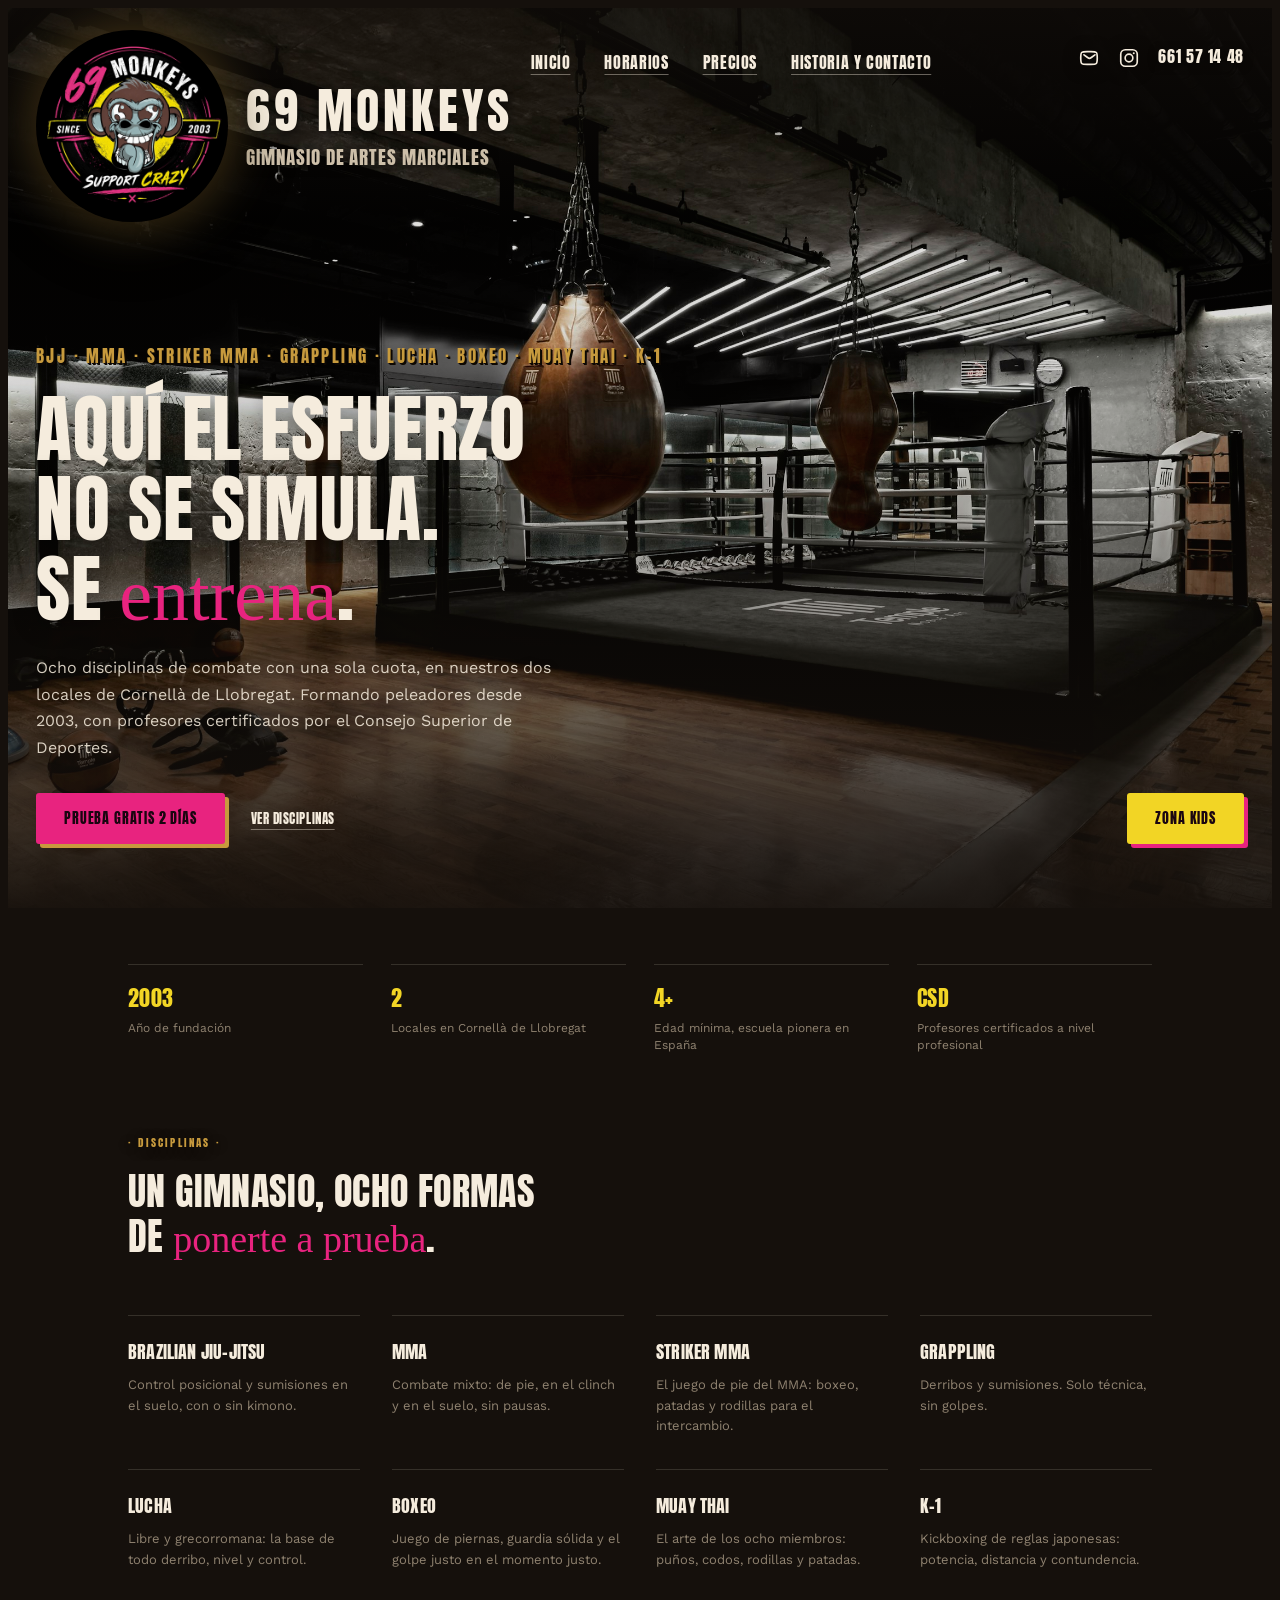
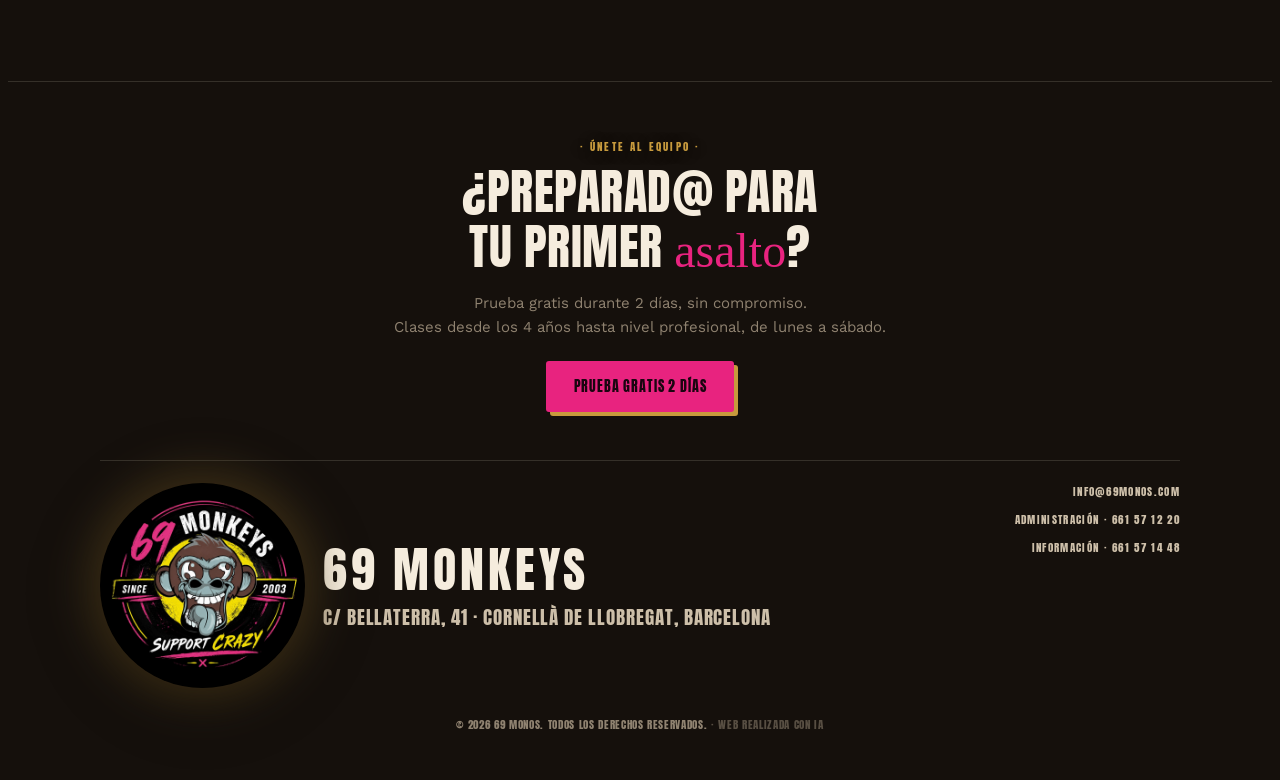
<file: index.html>
<!DOCTYPE html>
<html lang="es">
<head>
<meta charset="UTF-8">
<meta name="viewport" content="width=device-width, initial-scale=1">
<title>69 Monkeys</title>
<link rel="icon" href="favicon.ico" sizes="any">
<link rel="icon" type="image/png" sizes="192x192" href="img/favicon-192.png">
<link rel="apple-touch-icon" href="img/apple-touch-icon.png">
<link rel="manifest" href="site.webmanifest">
<link rel="stylesheet" href="https://fonts.googleapis.com/css2?family=Anton&family=Permanent+Marker&family=Work+Sans:wght@400;500;600;700&display=swap">
<link rel="stylesheet" href="css/estilos.css?v=2026111202">
</head>
<body>

<section class="hero" id="heroMedia">
  <nav>
    <div class="brand">
      <div class="mk-logo" data-mk>
        <div class="mk-glow"></div>
        <div class="mk-badge-wrap">
          <div class="mk-badge">
            <img class="mk-badge-img" src="img/logo.jpg" alt="">
            <img class="mk-pupil mk-pupil-left" src="img/pupila-izq.png" alt="">
            <img class="mk-pupil mk-pupil-right" src="img/pupila-der.png" alt="">
            <img class="mk-tongue" src="img/lengua.png" alt="">
          </div>
        </div>
      </div>
      <div class="brand-text mono">
        <div class="brand-name">69 MONKEYS</div>
        <span class="brand-tag">Gimnasio de artes marciales</span>
      </div>
    </div>

    <button class="nav-toggle" id="navToggle" type="button" aria-label="Abrir menú" aria-expanded="false" aria-controls="navPanel">
      <svg class="icon-menu" viewBox="0 0 24 24" width="26" height="26" fill="none" stroke="currentColor" stroke-width="1.8" stroke-linecap="round"><path d="M4 7h16M4 12h16M4 17h16"/></svg>
      <svg class="icon-close" viewBox="0 0 24 24" width="26" height="26" fill="none" stroke="currentColor" stroke-width="1.8" stroke-linecap="round"><path d="M6 6l12 12M18 6 6 18"/></svg>
    </button>

    <div class="nav-panel" id="navPanel">
    <div class="nav-menu">
      <a class="text-link" href="./">Inicio</a>
      <a class="text-link" href="horarios.html">Horarios</a>
      <a class="text-link" href="precios.html">Precios</a>
      <a class="text-link" href="historia-contacto.html">Historia y contacto</a>
    </div>

    <div class="nav-links">
      <a class="icon-link" href="mailto:info@69monos.com" aria-label="Escríbenos por email">
        <svg viewBox="0 0 24 24" width="22" height="22" fill="none" stroke="currentColor" stroke-width="1.8" stroke-linecap="round" stroke-linejoin="round"><path d="M3 12c0-3.3 0-4.95 1.03-5.97C5.05 5 6.7 5 10 5h4c3.3 0 4.95 0 5.97 1.03C21 7.05 21 8.7 21 12s0 4.95-1.03 5.97C18.95 19 17.3 19 14 19h-4c-3.3 0-4.95 0-5.97-1.03C3 16.95 3 15.3 3 12Z"/><path d="m6.5 8.5 3.58 2.687c1.155.866 1.732 1.3 2.42 1.3s1.265-.434 2.42-1.3L18.5 8.5"/></svg>
      </a>
      <a class="icon-link" href="https://www.instagram.com/69monos_kny/?hl=es" target="_blank" rel="noopener" aria-label="Síguenos en Instagram">
        <svg viewBox="0 0 24 24" width="22" height="22" fill="none" stroke="currentColor" stroke-width="1.8"><rect x="3" y="3" width="18" height="18" rx="5"/><circle cx="12" cy="12" r="4.2"/><circle cx="17.2" cy="6.8" r="1.1" fill="currentColor" stroke="none"/></svg>
      </a>
      <a class="nav-link nav-phone mono" href="tel:+34661571448">661 57 14 48</a>
    </div>
    </div>
  </nav>
  <div class="nav-scrim" id="navScrim"></div>

  <div class="hero-media">
    <img src="img/gimnasio.jpg" alt="Gimnasio de artes marciales vacío, con ring y sacos de boxeo" fetchpriority="high">
  </div>
  <div class="hero-scrim"></div>

  <div class="hero-content">
    <p class="eyebrow eyebrow--big mono">BJJ · MMA · Striker MMA · Grappling · Lucha · Boxeo · Muay Thai · K-1</p>
    <h1>Aquí el esfuerzo no se simula. Se <em>entrena</em>.</h1>
    <p class="subtitle">Ocho disciplinas de combate con una sola cuota, en nuestros dos locales de Cornellà de Llobregat. Formando peleadores desde 2003, con profesores certificados por el Consejo Superior de Deportes.</p>
    <div class="cta-row">
      <a class="stamp-btn" href="prueba-gratis.html">Prueba gratis 2 días</a>
      <a class="text-link" href="#disciplinas">Ver disciplinas</a>
    </div>
  </div>

  <a class="stamp-btn kids-btn" href="zona-kids.html">Zona KIDS</a>
</section>

<section class="facts">
  <div class="fact"><span class="fact-num mono">2003</span><span class="fact-label">Año de fundación</span></div>
  <div class="fact"><span class="fact-num mono">2</span><span class="fact-label">Locales en Cornellà de Llobregat</span></div>
  <div class="fact"><span class="fact-num mono">4+</span><span class="fact-label">Edad mínima, escuela pionera en España</span></div>
  <div class="fact"><span class="fact-num mono">CSD</span><span class="fact-label">Profesores certificados a nivel profesional</span></div>
</section>

<section class="steps" id="disciplinas">
  <div class="section-head">
    <p class="eyebrow mono">· Disciplinas ·</p>
    <h2>Un gimnasio, ocho formas de <em>ponerte a prueba</em>.</h2>
  </div>
  <div class="steps-grid">
    <div class="step">
      <h3>Brazilian Jiu-Jitsu</h3>
      <p>Control posicional y sumisiones en el suelo, con o sin kimono.</p>
    </div>
    <div class="step">
      <h3>MMA</h3>
      <p>Combate mixto: de pie, en el clinch y en el suelo, sin pausas.</p>
    </div>
    <div class="step">
      <h3>Striker MMA</h3>
      <p>El juego de pie del MMA: boxeo, patadas y rodillas para el intercambio.</p>
    </div>
    <div class="step">
      <h3>Grappling</h3>
      <p>Derribos y sumisiones. Solo técnica, sin golpes.</p>
    </div>
    <div class="step">
      <h3>Lucha</h3>
      <p>Libre y grecorromana: la base de todo derribo, nivel y control.</p>
    </div>
    <div class="step">
      <h3>Boxeo</h3>
      <p>Juego de piernas, guardia sólida y el golpe justo en el momento justo.</p>
    </div>
    <div class="step">
      <h3>Muay Thai</h3>
      <p>El arte de los ocho miembros: puños, codos, rodillas y patadas.</p>
    </div>
    <div class="step">
      <h3>K-1</h3>
      <p>Kickboxing de reglas japonesas: potencia, distancia y contundencia.</p>
    </div>
  </div>
</section>

<footer>
  <p class="eyebrow mono">· Únete al equipo ·</p>
  <h2>¿Preparad@ para tu primer <em>asalto</em>?</h2>
  <p class="footer-sub footer-sub--2">Prueba gratis durante 2 días, sin compromiso.<br class="br-desk"> Clases desde los 4 años hasta nivel profesional, de lunes a sábado.</p>
  <a class="stamp-btn" href="prueba-gratis.html">Prueba gratis 2 días</a>

  <div class="footer-bottom">
    <div class="brand">
      <div class="mk-logo mk-logo--lg" data-mk>
        <div class="mk-glow"></div>
        <div class="mk-badge-wrap">
          <div class="mk-badge">
            <img class="mk-badge-img" src="img/logo.jpg" alt="">
            <img class="mk-pupil mk-pupil-left" src="img/pupila-izq.png" alt="">
            <img class="mk-pupil mk-pupil-right" src="img/pupila-der.png" alt="">
            <img class="mk-tongue" src="img/lengua.png" alt="">
          </div>
        </div>
      </div>
      <div class="brand-text mono">
        <div class="brand-name">69 MONKEYS</div>
        <span class="brand-tag">C/ Bellaterra, 41 · Cornellà de Llobregat, Barcelona</span>
      </div>
    </div>
    <div class="nav-links mono footer-contact">
      <a class="nav-link" href="mailto:info@69monos.com">info@69monos.com</a>
      <a class="nav-link" href="tel:+34661571220">Administración · 661 57 12 20</a>
      <a class="nav-link" href="tel:+34661571448">Información · 661 57 14 48</a>
    </div>
  </div>
  <p class="copyright mono">© 2026 69 Monos. Todos los derechos reservados. <span class="ai-note"><span class="ai-dot">· </span>Web realizada con IA</span></p>
</footer>

<script src="js/comun.js?v=20261103b"></script>

</body>
</html>
</file>
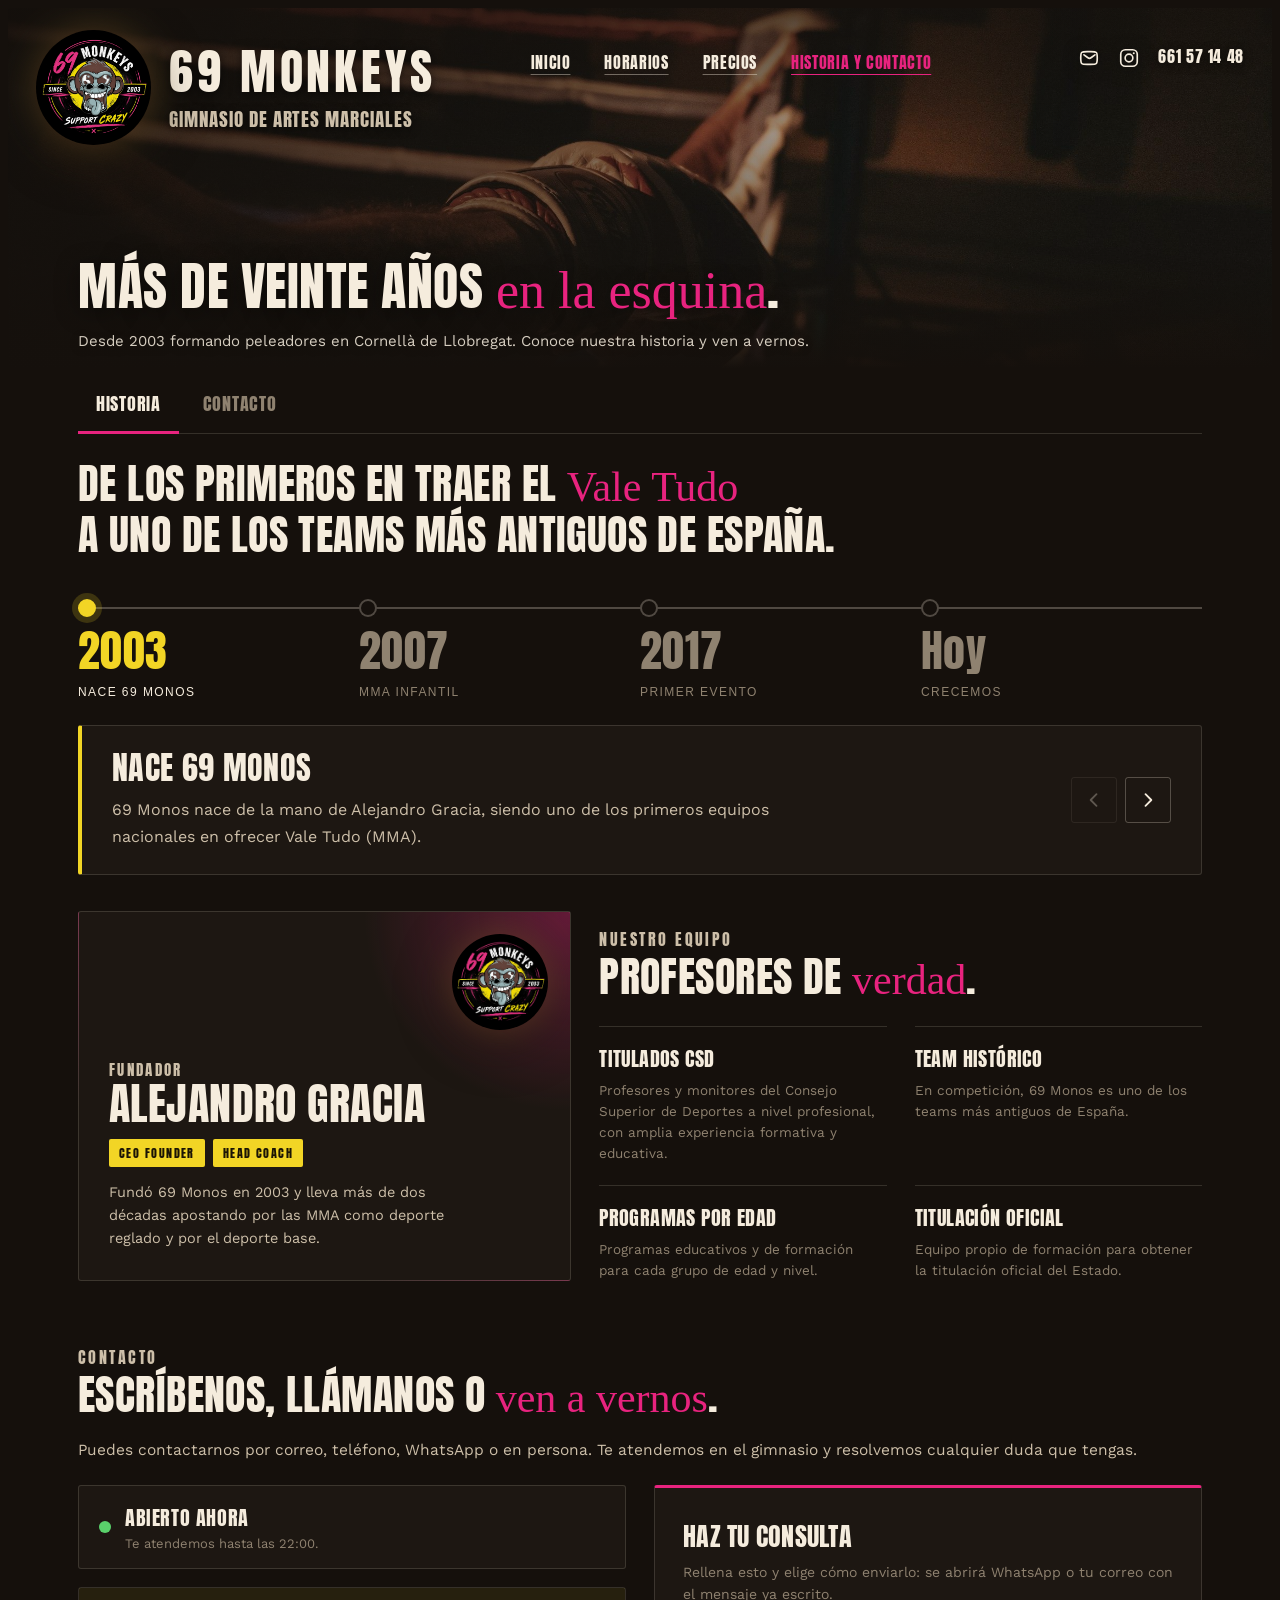
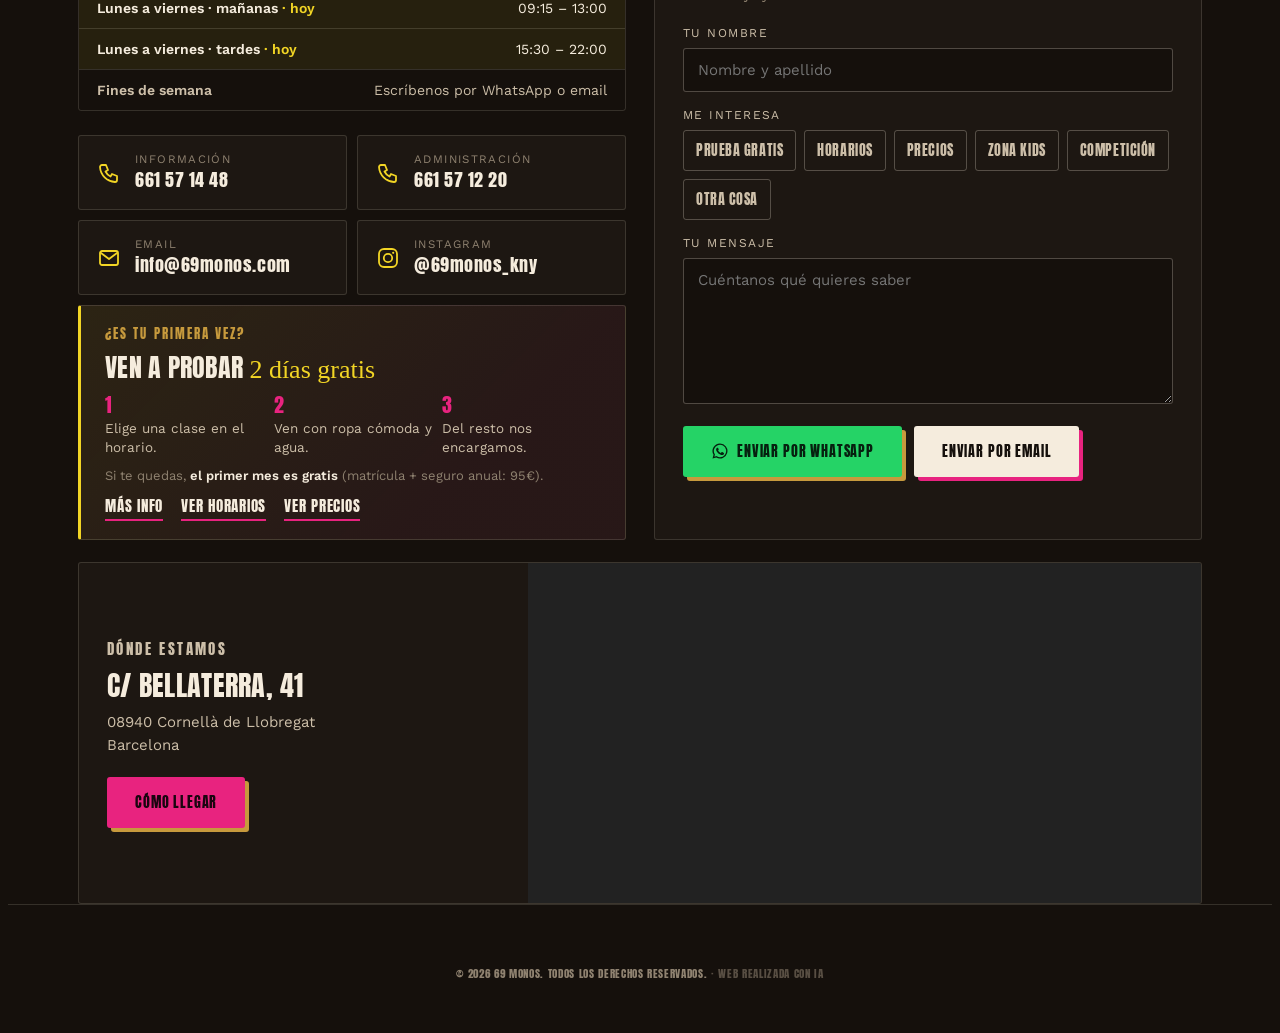
<file: historia-contacto.html>
<!DOCTYPE html>
<html lang="es">
<head>
<meta charset="UTF-8">
<meta name="viewport" content="width=device-width, initial-scale=1">
<title>Historia y contacto · 69 Monkeys</title>
<link rel="icon" href="favicon.ico" sizes="any">
<link rel="icon" type="image/png" sizes="192x192" href="img/favicon-192.png">
<link rel="apple-touch-icon" href="img/apple-touch-icon.png">
<link rel="manifest" href="site.webmanifest">
<meta name="description" content="La historia de 69 Monos desde 2003 y cómo contactar con nosotros en Cornellà de Llobregat.">
<link rel="stylesheet" href="https://fonts.googleapis.com/css2?family=Anton&family=Permanent+Marker&family=Work+Sans:wght@400;500;600;700&display=swap">
<link rel="stylesheet" href="css/estilos.css?v=2026111202">
<style>
  .hero--short .hero-media img{object-position:50% 50%;}
  .wrap{max-width:1180px;margin:0 auto;padding:0 28px;position:relative;z-index:1;}
  .block{padding-top:48px;}
  #historia{padding-top:26px;}
  .block-head.block-head--wide{max-width:none;}
  .block-head--wide h2{font-size:clamp(26px,3vw,38px);text-wrap:wrap;}
  .block-head--wide p{max-width:62ch;}
  @media (min-width:761px){.one-line{white-space:nowrap;}}
  @media (min-width:1100px){.block-head--wide p.one-line{max-width:none;}}
  @media (min-width:900px){.subtitle.sub-line{max-width:none;white-space:nowrap;}}
  @media (max-width:1099px){p.one-line{white-space:normal;}}
  html{scroll-behavior:smooth;}
  #historia,#contacto{scroll-margin-top:20px;}
  .block-head{max-width:62ch;margin-bottom:22px;}
  .block-head h2{font-size:clamp(28px,3.6vw,42px);line-height:1.12;}
  .block-head p{margin:16px 0 0;color:var(--ink);font-size:15.5px;line-height:1.65;}
  .kicker{display:inline-block;font-family:var(--display);font-size:13px;letter-spacing:.16em;text-transform:uppercase;color:var(--brass);margin:0 0 10px;}

  /* ---------- tabs historia / contacto ---------- */
  .jump{display:flex;gap:6px;border-bottom:1px solid var(--line);margin:10px 0 0;flex-wrap:wrap;}
  .jump a{
    font-family:var(--display);font-size:18px;letter-spacing:.04em;text-transform:uppercase;color:var(--ink-dim);
    padding:12px 18px 14px;margin-bottom:-1px;border-bottom:3px solid transparent;transition:color .2s ease,border-color .2s ease;
  }
  .jump a:hover{color:var(--paper);}
  .jump a.on{color:var(--paper);border-bottom-color:var(--magenta);}

  /* ---------- línea de tiempo ---------- */
  .years{display:grid;grid-template-columns:repeat(4,1fr);position:relative;margin-bottom:22px;}
  .years::before{content:"";position:absolute;left:0;right:0;top:27px;height:2px;background:var(--line-strong);}
  .years .progress{position:absolute;left:0;top:27px;height:2px;background:var(--magenta);transition:width .35s cubic-bezier(.2,.7,.3,1);}
  .yr{
    appearance:none;background:none;border:0;cursor:pointer;position:relative;padding:0 0 4px;text-align:left;
    display:flex;flex-direction:column;align-items:flex-start;gap:12px;color:var(--ink-dim);
  }
  .yr .dot{width:18px;height:18px;border-radius:50%;background:var(--bg);border:2px solid var(--line-strong);margin-top:19px;transition:all .2s ease;position:relative;z-index:1;}
  .yr .y{font-family:var(--display);font-size:clamp(28px,3.4vw,44px);line-height:1;letter-spacing:.01em;transition:color .2s ease;}
  .yr .l{font-size:12px;letter-spacing:.12em;text-transform:uppercase;}
  .yr:hover .y{color:var(--paper);}
  .yr.past .dot{border-color:var(--magenta);background:var(--magenta);}
  .yr[aria-selected="true"] .dot{background:var(--yellow);border-color:var(--yellow);box-shadow:0 0 0 6px rgba(242,213,37,.18);}
  .yr[aria-selected="true"] .y{color:var(--yellow);}
  .yr[aria-selected="true"] .l{color:var(--paper);}

  .story{
    display:grid;grid-template-columns:1fr auto;gap:28px;align-items:center;
    background:var(--bg-raised);border:1px solid var(--line);border-left:4px solid var(--yellow);border-radius:3px;
    padding:24px 30px;min-height:150px;
  }
  .story h3{font-size:clamp(24px,2.6vw,32px);line-height:1.12;margin-bottom:12px;}
  .story p{margin:0;color:var(--ink);font-size:16px;line-height:1.65;max-width:68ch;}
  .story .nav{display:flex;gap:8px;}
  .story .nav button{
    appearance:none;width:46px;height:46px;border-radius:3px;border:1px solid var(--line-strong);background:none;color:var(--paper);cursor:pointer;
    display:grid;place-items:center;transition:all .16s ease;
  }
  .story .nav button:hover:not(:disabled){background:var(--paper);color:var(--bg);}
  .story .nav button:disabled{opacity:.3;cursor:default;}
  @keyframes rise{from{opacity:0;transform:translateY(8px);}to{opacity:1;transform:none;}}
  .story.swap .txt{animation:rise .3s ease both;}

  /* ---------- fundador + equipo ---------- */
  .team{display:grid;grid-template-columns:.9fr 1.1fr;gap:28px;margin-top:36px;align-items:stretch;}
  .founder{
    position:relative;overflow:hidden;border-radius:3px;padding:30px;
    background:radial-gradient(70% 90% at 100% 0%, rgba(232,35,127,.35), rgba(232,35,127,0) 60%), var(--bg-raised);
    border:1px solid var(--line);display:flex;flex-direction:column;justify-content:flex-end;min-height:260px;
  }
  .founder .mk-logo{position:absolute;top:22px;right:22px;width:96px;}
  .founder .role{display:flex;gap:8px;flex-wrap:wrap;margin-top:12px;}
  .founder .role span{font-family:var(--display);font-size:12px;letter-spacing:.12em;text-transform:uppercase;background:var(--yellow);color:#1a1405;padding:5px 10px;border-radius:2px;}
  .founder h3{font-size:clamp(30px,3.4vw,44px);line-height:1.02;}
  .founder p{margin:14px 0 0;color:var(--ink);font-size:14.5px;line-height:1.6;max-width:42ch;}
  .team-points{display:grid;grid-template-columns:1fr 1fr;gap:22px 28px;}
  .tp{border-top:1px solid var(--line);padding-top:16px;}
  .tp .k{display:block;font-family:var(--display);font-size:20px;color:var(--paper);letter-spacing:.02em;text-transform:uppercase;margin-bottom:6px;}
  .tp .v{font-size:13.5px;color:var(--ink-dim);line-height:1.55;}

  /* ---------- contacto ---------- */
  .contact{display:grid;grid-template-columns:1fr 1fr;gap:28px;align-items:stretch;}
  .contact-side{display:flex;flex-direction:column;}

  /* primera clase */
  .trial{
    flex:1;margin-top:10px;display:flex;flex-direction:column;justify-content:center;gap:11px;
    padding:18px 24px;border:1px solid var(--line);border-left:3px solid var(--yellow);border-radius:3px;
    background:linear-gradient(135deg,rgba(242,213,37,.07),rgba(232,35,127,.05) 70%),var(--bg-raised);
  }
  .trial .kicker{margin:0;}
  .trial h3{font-size:26px;line-height:1.05;margin:0;}
  .trial h3 em{font-family:var(--script);font-style:normal;color:var(--yellow);text-transform:none;}
  .trial ol{list-style:none;margin:0;padding:0;display:grid;grid-template-columns:repeat(3,1fr);gap:10px;counter-reset:st;}
  .trial li{counter-increment:st;font-size:13.5px;line-height:1.4;color:var(--ink);}
  .trial li::before{content:counter(st);display:block;font-family:var(--display);font-size:20px;color:var(--magenta);line-height:1;margin-bottom:4px;}
  .trial .note{margin:0;font-size:13px;color:var(--ink-dim);}
  .trial .note b{color:var(--paper);font-weight:600;}
  .trial .links{display:flex;gap:18px;flex-wrap:wrap;}
  .trial .links a{font-family:var(--display);font-size:15px;letter-spacing:.05em;text-transform:uppercase;color:var(--paper);border-bottom:2px solid var(--magenta);padding-bottom:2px;}
  .trial .links a:hover{color:var(--yellow);border-color:var(--yellow);}
  .status{
    display:flex;align-items:center;gap:14px;padding:16px 20px;border-radius:3px;margin-bottom:18px;
    background:var(--bg-raised);border:1px solid var(--line);
  }
  .status .led{width:12px;height:12px;border-radius:50%;flex:none;background:var(--ink-dim);}
  .status.open .led{background:#5ad16b;box-shadow:0 0 0 0 rgba(90,209,107,.6);animation:ping 2s infinite;}
  @keyframes ping{0%{box-shadow:0 0 0 0 rgba(90,209,107,.55);}80%,100%{box-shadow:0 0 0 10px rgba(90,209,107,0);}}
  .status strong{font-family:var(--display);font-weight:400;font-size:20px;letter-spacing:.03em;text-transform:uppercase;color:var(--paper);display:block;}
  .status span{font-size:13px;color:var(--ink-dim);}

  .hours{list-style:none;margin:0 0 24px;padding:0;border:1px solid var(--line);border-radius:3px;}
  .hours li{display:flex;justify-content:space-between;gap:12px;padding:12px 18px;border-top:1px solid var(--line);font-size:14px;color:var(--ink);}
  .hours li:first-child{border-top:0;}
  .hours li.today{background:rgba(242,213,37,.08);color:var(--paper);}
  .hours li.today b::after{content:" · hoy";color:var(--yellow);font-weight:600;}
  .hours b{font-weight:600;}

  .channels{display:grid;grid-template-columns:1fr 1fr;gap:10px;}
  .ch{
    display:flex;gap:14px;align-items:center;padding:16px 18px;border:1px solid var(--line);border-radius:3px;background:var(--bg-raised);
    transition:transform .16s ease, box-shadow .16s ease, border-color .16s ease;
  }
  .ch:hover{transform:translate(-2px,-2px);box-shadow:4px 4px 0 var(--magenta);border-color:var(--magenta);}
  .ch svg{flex:none;color:var(--yellow);}
  .ch .t{display:block;font-size:11.5px;letter-spacing:.12em;text-transform:uppercase;color:var(--ink-dim);}
  .ch .v{display:block;font-family:var(--display);font-size:18px;letter-spacing:.03em;color:var(--paper);word-break:break-word;}
  .ch--wide{grid-column:1 / -1;}

  /* formulario */
  .form{display:flex;flex-direction:column;background:var(--bg-raised);border:1px solid var(--line);border-top:3px solid var(--magenta);border-radius:3px;padding:28px;}
  .form h3{font-size:26px;margin-bottom:6px;}
  .form > p{margin:0 0 20px;color:var(--ink-dim);font-size:14px;line-height:1.55;}
  .field{margin-bottom:16px;}
  .field label,.field .lbl{display:block;font-size:12px;letter-spacing:.12em;text-transform:uppercase;color:var(--ink);margin-bottom:8px;}
  .field input,.field textarea{
    width:100%;background:var(--bg);border:1px solid var(--line-strong);border-radius:3px;color:var(--paper);
    font:inherit;font-size:15px;padding:12px 14px;transition:border-color .16s ease;
  }
  .field textarea{min-height:110px;resize:vertical;}
  .field--grow{flex:1;display:flex;flex-direction:column;}
  .field--grow textarea{flex:1;}
  .field input:focus,.field textarea:focus{outline:none;border-color:var(--magenta);}
  .chips{display:flex;flex-wrap:wrap;gap:8px;}
  .chip{
    appearance:none;cursor:pointer;background:none;border:1px solid var(--line-strong);border-radius:3px;color:var(--ink);
    font-family:var(--display);font-size:14px;letter-spacing:.04em;text-transform:uppercase;padding:9px 12px;transition:all .16s ease;
  }
  .chip:hover{color:var(--paper);border-color:var(--paper);}
  .chip[aria-pressed="true"]{background:var(--yellow);border-color:var(--yellow);color:#1a1405;}
  .send{display:flex;gap:12px;flex-wrap:wrap;margin-top:6px;}
  button.stamp-btn{border:0;cursor:pointer;}
  .btn-wa{background:#25d366;color:#06200f;box-shadow:4px 4px 0 var(--brass);}
  .btn-wa:hover{box-shadow:6px 6px 0 var(--brass);}
  .btn-mail{background:var(--paper);color:var(--bg);box-shadow:4px 4px 0 var(--magenta);}
  .btn-mail:hover{box-shadow:6px 6px 0 var(--magenta);}
  .form-err{color:#ff8fbf;font-size:13px;margin:10px 0 0;min-height:1em;}

  /* ubicación */
  .place{display:grid;grid-template-columns:.8fr 1.2fr;gap:0;margin-top:22px;border:1px solid var(--line);border-radius:3px;overflow:hidden;background:var(--bg-raised);}
  .place-info{padding:28px;display:flex;flex-direction:column;gap:10px;justify-content:center;}
  .place-info .kicker{margin:0;}
  .place-info h3{font-size:28px;line-height:1.1;}
  .place-info p{margin:0 0 10px;color:var(--ink);font-size:15px;line-height:1.55;}
  .place-info .stamp-btn{align-self:flex-start;}
  .map{min-height:340px;background:#222;}
  .map iframe{width:100%;height:100%;min-height:340px;border:0;display:block;filter:grayscale(.35) contrast(1.05);}

  footer.footer--slim{padding-top:60px;}
  footer.footer--slim .copyright{margin-top:0;padding-top:0;border-top:0;}

  @media (max-width:980px){
    .team{grid-template-columns:1fr;}
    .contact{grid-template-columns:1fr;}
    .place{grid-template-columns:1fr;}
  }
  @media (max-width:760px){
    .wrap{padding:0 18px;}
    .block{padding-top:40px;}
    .br-desk{display:none;}
    #historia{padding-top:22px;}
    .jump a{font-size:16px;padding:10px 12px 12px;}
    .years{grid-template-columns:repeat(4,1fr);}
    .yr .l{display:none;}
    .yr .y{font-size:24px;}
    .years::before,.years .progress{top:27px;}
    .story{grid-template-columns:1fr;padding:22px 20px;}
    .story .nav{justify-content:flex-end;}
    .team-points{grid-template-columns:1fr;}
    .founder{padding:24px 20px;}
    .founder .mk-logo{width:70px;}
    .channels{grid-template-columns:1fr;}
    .trial ol{grid-template-columns:1fr;gap:8px;}
    .trial li{display:flex;gap:10px;align-items:baseline;}
    .trial li::before{display:inline;margin:0;}
    .form{padding:22px 18px;}
    .place-info{padding:22px 20px;}
  }
</style>
</head>
<body>

<section class="hero hero--short" id="heroMedia">
  <nav>
    <div class="brand">
      <a class="mk-logo" data-mk href="./" aria-label="69 Monkeys, ir al inicio">
        <div class="mk-glow"></div>
        <div class="mk-badge-wrap">
          <div class="mk-badge">
            <img class="mk-badge-img" src="img/logo.jpg" alt="">
            <img class="mk-pupil mk-pupil-left" src="img/pupila-izq.png" alt="">
            <img class="mk-pupil mk-pupil-right" src="img/pupila-der.png" alt="">
            <img class="mk-tongue" src="img/lengua.png" alt="">
          </div>
        </div>
      </a>
      <div class="brand-text mono">
        <div class="brand-name">69 MONKEYS</div>
        <span class="brand-tag">Gimnasio de artes marciales</span>
      </div>
    </div>

    <button class="nav-toggle" id="navToggle" type="button" aria-label="Abrir menú" aria-expanded="false" aria-controls="navPanel">
      <svg class="icon-menu" viewBox="0 0 24 24" width="26" height="26" fill="none" stroke="currentColor" stroke-width="1.8" stroke-linecap="round"><path d="M4 7h16M4 12h16M4 17h16"/></svg>
      <svg class="icon-close" viewBox="0 0 24 24" width="26" height="26" fill="none" stroke="currentColor" stroke-width="1.8" stroke-linecap="round"><path d="M6 6l12 12M18 6 6 18"/></svg>
    </button>

    <div class="nav-panel" id="navPanel">
    <div class="nav-menu">
      <a class="text-link" href="./">Inicio</a>
      <a class="text-link" href="horarios.html">Horarios</a>
      <a class="text-link" href="precios.html">Precios</a>
      <a class="text-link" href="historia-contacto.html" aria-current="page">Historia y contacto</a>
    </div>

    <div class="nav-links">
      <a class="icon-link" href="mailto:info@69monos.com" aria-label="Escríbenos por email">
        <svg viewBox="0 0 24 24" width="22" height="22" fill="none" stroke="currentColor" stroke-width="1.8" stroke-linecap="round" stroke-linejoin="round"><path d="M3 12c0-3.3 0-4.95 1.03-5.97C5.05 5 6.7 5 10 5h4c3.3 0 4.95 0 5.97 1.03C21 7.05 21 8.7 21 12s0 4.95-1.03 5.97C18.95 19 17.3 19 14 19h-4c-3.3 0-4.95 0-5.97-1.03C3 16.95 3 15.3 3 12Z"/><path d="m6.5 8.5 3.58 2.687c1.155.866 1.732 1.3 2.42 1.3s1.265-.434 2.42-1.3L18.5 8.5"/></svg>
      </a>
      <a class="icon-link" href="https://www.instagram.com/69monos_kny/?hl=es" target="_blank" rel="noopener" aria-label="Síguenos en Instagram">
        <svg viewBox="0 0 24 24" width="22" height="22" fill="none" stroke="currentColor" stroke-width="1.8"><rect x="3" y="3" width="18" height="18" rx="5"/><circle cx="12" cy="12" r="4.2"/><circle cx="17.2" cy="6.8" r="1.1" fill="currentColor" stroke="none"/></svg>
      </a>
      <a class="nav-link nav-phone mono" href="tel:+34661571448">661 57 14 48</a>
    </div>
    </div>
  </nav>
  <div class="nav-scrim" id="navScrim"></div>

  <div class="hero-media">
    <img src="img/historia-fondo.jpg" alt="" fetchpriority="high">
  </div>
  <div class="hero-scrim"></div>

  <div class="hero-content">
    <h1>Más de veinte años <em>en la esquina</em>.</h1>
    <p class="subtitle sub-line">Desde 2003 formando peleadores en Cornellà de Llobregat. Conoce nuestra historia y ven a vernos.</p>
  </div>
</section>

<div class="wrap">
  <div class="jump" role="navigation" aria-label="Secciones">
    <a href="#historia" class="on" data-sec="historia">Historia</a>
    <a href="#contacto" data-sec="contacto">Contacto</a>
  </div>
</div>

<!-- ===================== HISTORIA ===================== -->
<section class="block wrap" id="historia">
  <div class="block-head block-head--wide">
    <h2>De los primeros en traer el <em>Vale Tudo</em><br class="br-desk"> a uno de los teams más antiguos de España.</h2>
  </div>

  <div class="years" role="tablist" aria-label="Línea de tiempo" id="years"><span class="progress" id="progress"></span></div>
  <div class="story" id="story" role="tabpanel" aria-live="polite">
    <div class="txt" id="storyTxt"></div>
    <div class="nav">
      <button type="button" id="prevBtn" aria-label="Anterior"><svg viewBox="0 0 24 24" width="20" height="20" fill="none" stroke="currentColor" stroke-width="2.2" stroke-linecap="round" stroke-linejoin="round"><path d="M15 5l-7 7 7 7"/></svg></button>
      <button type="button" id="nextBtn" aria-label="Siguiente"><svg viewBox="0 0 24 24" width="20" height="20" fill="none" stroke="currentColor" stroke-width="2.2" stroke-linecap="round" stroke-linejoin="round"><path d="M9 5l7 7-7 7"/></svg></button>
    </div>
  </div>

  <div class="team">
    <div class="founder">
      <div class="mk-logo" data-mk aria-hidden="true">
        <div class="mk-glow"></div>
        <div class="mk-badge-wrap">
          <div class="mk-badge">
            <img class="mk-badge-img" src="img/logo.jpg" alt="">
            <img class="mk-pupil mk-pupil-left" src="img/pupila-izq.png" alt="">
            <img class="mk-pupil mk-pupil-right" src="img/pupila-der.png" alt="">
            <img class="mk-tongue" src="img/lengua.png" alt="">
          </div>
        </div>
      </div>
      <p class="kicker">Fundador</p>
      <h3>Alejandro Gracia</h3>
      <div class="role"><span>CEO Founder</span><span>Head Coach</span></div>
      <p>Fundó 69 Monos en 2003 y lleva más de dos décadas apostando por las MMA como deporte reglado y por el deporte base.</p>
    </div>

    <div>
      <div class="block-head" style="margin-bottom:22px">
        <p class="kicker">Nuestro equipo</p>
        <h2>Profesores de <em>verdad</em>.</h2>
      </div>
      <div class="team-points">
        <div class="tp"><span class="k">Titulados CSD</span><span class="v">Profesores y monitores del Consejo Superior de Deportes a nivel profesional, con amplia experiencia formativa y educativa.</span></div>
        <div class="tp"><span class="k">Team histórico</span><span class="v">En competición, 69 Monos es uno de los teams más antiguos de España.</span></div>
        <div class="tp"><span class="k">Programas por edad</span><span class="v">Programas educativos y de formación para cada grupo de edad y nivel.</span></div>
        <div class="tp"><span class="k">Titulación oficial</span><span class="v">Equipo propio de formación para obtener la titulación oficial del Estado.</span></div>
      </div>
    </div>
  </div>
</section>

<!-- ===================== CONTACTO ===================== -->
<section class="block wrap" id="contacto">
  <div class="block-head block-head--wide">
    <p class="kicker">Contacto</p>
    <h2 class="one-line">Escríbenos, llámanos o <em>ven a vernos</em>.</h2>
    <p class="one-line">Puedes contactarnos por correo, teléfono, WhatsApp o en persona. Te atendemos en el gimnasio y resolvemos cualquier duda que tengas.</p>
  </div>

  <div class="contact">
    <div class="contact-side">
      <div class="status" id="status">
        <span class="led"></span>
        <div><strong id="statusTitle">Horario de atención</strong><span id="statusSub">Lunes a viernes</span></div>
      </div>
      <ul class="hours" id="hours"></ul>

      <div class="channels">
        <a class="ch" href="tel:+34661571448">
          <svg viewBox="0 0 24 24" width="24" height="24" fill="none" stroke="currentColor" stroke-width="1.8" stroke-linecap="round" stroke-linejoin="round"><path d="M5 4h4l2 5-2.5 1.5a11 11 0 0 0 5 5L15 13l5 2v4a2 2 0 0 1-2 2A16 16 0 0 1 3 6a2 2 0 0 1 2-2"/></svg>
          <span><span class="t">Información</span><span class="v">661 57 14 48</span></span>
        </a>
        <a class="ch" href="tel:+34661571220">
          <svg viewBox="0 0 24 24" width="24" height="24" fill="none" stroke="currentColor" stroke-width="1.8" stroke-linecap="round" stroke-linejoin="round"><path d="M5 4h4l2 5-2.5 1.5a11 11 0 0 0 5 5L15 13l5 2v4a2 2 0 0 1-2 2A16 16 0 0 1 3 6a2 2 0 0 1 2-2"/></svg>
          <span><span class="t">Administración</span><span class="v">661 57 12 20</span></span>
        </a>
        <a class="ch" href="mailto:info@69monos.com">
          <svg viewBox="0 0 24 24" width="24" height="24" fill="none" stroke="currentColor" stroke-width="1.8" stroke-linecap="round" stroke-linejoin="round"><rect x="3" y="5" width="18" height="14" rx="2"/><path d="m4 7 8 6 8-6"/></svg>
          <span><span class="t">Email</span><span class="v">info@69monos.com</span></span>
        </a>
        <a class="ch" href="https://www.instagram.com/69monos_kny/?hl=es" target="_blank" rel="noopener">
          <svg viewBox="0 0 24 24" width="24" height="24" fill="none" stroke="currentColor" stroke-width="1.8"><rect x="3" y="3" width="18" height="18" rx="5"/><circle cx="12" cy="12" r="4.2"/><circle cx="17.2" cy="6.8" r="1.1" fill="currentColor" stroke="none"/></svg>
          <span><span class="t">Instagram</span><span class="v">@69monos_kny</span></span>
        </a>
      </div>

      <div class="trial">
        <p class="kicker">¿Es tu primera vez?</p>
        <h3>Ven a probar <em>2 días gratis</em></h3>
        <ol>
          <li>Elige una clase en el horario.</li>
          <li>Ven con ropa cómoda y agua.</li>
          <li>Del resto nos encargamos.</li>
        </ol>
        <p class="note">Si te quedas, <b>el primer mes es gratis</b> (matrícula + seguro anual: 95€).</p>
        <div class="links"><a href="prueba-gratis.html">Más info</a><a href="horarios.html">Ver horarios</a><a href="precios.html">Ver precios</a></div>
      </div>
    </div>

    <form class="form" id="form" novalidate>
      <h3>Haz tu consulta</h3>
      <p>Rellena esto y elige cómo enviarlo: se abrirá WhatsApp o tu correo con el mensaje ya escrito.</p>
      <div class="field">
        <label for="fName">Tu nombre</label>
        <input id="fName" name="nombre" autocomplete="name" placeholder="Nombre y apellido">
      </div>
      <div class="field">
        <span class="lbl" id="fTopicLbl">Me interesa</span>
        <div class="chips" id="topics" role="group" aria-labelledby="fTopicLbl"></div>
      </div>
      <div class="field field--grow">
        <label for="fMsg">Tu mensaje</label>
        <textarea id="fMsg" name="mensaje" placeholder="Cuéntanos qué quieres saber"></textarea>
      </div>
      <div class="send">
        <button class="stamp-btn btn-wa" type="button" id="sendWa">
          <svg viewBox="0 0 24 24" width="18" height="18" fill="currentColor"><path d="M12 2a10 10 0 0 0-8.6 15.1L2 22l5-1.3A10 10 0 1 0 12 2Zm0 18.2a8.2 8.2 0 0 1-4.2-1.2l-.3-.2-3 .8.8-2.9-.2-.3A8.2 8.2 0 1 1 12 20.2Zm4.5-6.1c-.2-.1-1.5-.7-1.7-.8s-.4-.1-.6.1-.6.8-.8 1-.3.2-.5.1a6.7 6.7 0 0 1-3.3-2.9c-.2-.4.2-.4.7-1.3a.5.5 0 0 0 0-.4l-.8-1.8c-.2-.5-.4-.4-.6-.4h-.5a1 1 0 0 0-.7.3 2.9 2.9 0 0 0-.9 2.2 5.1 5.1 0 0 0 1.1 2.7 11.6 11.6 0 0 0 4.4 3.9c1.6.7 2.3.8 3.1.6a2.7 2.7 0 0 0 1.8-1.2 2.2 2.2 0 0 0 .1-1.3c0-.1-.2-.2-.5-.3Z"/></svg>
          Enviar por WhatsApp
        </button>
        <button class="stamp-btn btn-mail" type="button" id="sendMail">Enviar por email</button>
      </div>
      <p class="form-err" id="formErr" aria-live="polite"></p>
    </form>
  </div>

  <div class="place">
    <div class="place-info">
      <p class="kicker">Dónde estamos</p>
      <h3>C/ Bellaterra, 41</h3>
      <p>08940 Cornellà de Llobregat<br>Barcelona</p>
      <a class="stamp-btn" href="https://www.google.com/maps/dir/?api=1&destination=41.3572438,2.0744555" target="_blank" rel="noopener">Cómo llegar</a>
    </div>
    <div class="map">
      <iframe title="Mapa: 69 Monos, C/ Bellaterra 41, Cornellà de Llobregat" loading="lazy" referrerpolicy="no-referrer-when-downgrade"
        src="https://www.google.com/maps?q=41.3572438,2.0744555&z=16&output=embed"></iframe>
    </div>
  </div>
</section>

<footer class="footer--slim">
  <p class="copyright mono">© 2026 69 Monos. Todos los derechos reservados. <span class="ai-note"><span class="ai-dot">· </span>Web realizada con IA</span></p>
</footer>

<script src="js/comun.js?v=20261103b"></script>
<script>
(function(){
  /* ================= HISTORIA ================= */
  const STORY = [
    {y:'2003', l:'Nace 69 Monos', h:'Nace 69 Monos',
     p:'69 Monos nace de la mano de Alejandro Gracia, siendo uno de los primeros equipos nacionales en ofrecer Vale Tudo (MMA).'},
    {y:'2007', l:'MMA infantil', h:'Pioneros en MMA infantil',
     p:'Apuesta por el deporte base: la escuela pionera del Estado español en ofrecer por primera vez MMA infantil desde los 4 años en exclusivo. La escuela piloto, en Cornellà de Llobregat, desarrolla un programa propio de formación únicamente de MMA.'},
    {y:'2017', l:'Primer evento', h:'El primer evento de MMA infantil',
     p:'Organizamos de forma experimental el primer evento de MMA infantil, con todas las categorías desde los 4 años de edad, en Sitges (Barcelona).'},
    {y:'Hoy', l:'Crecemos', h:'Un espacio para competidores',
     p:'Tras dos décadas de experiencia, llevamos 69 Monos a un plano de crecimiento: un espacio reservado para la preparación de competidores, apartado del resto de usuarios y con una atención profesional única.'}
  ];
  const yearsEl = document.getElementById('years');
  const progress = document.getElementById('progress');
  const story = document.getElementById('story');
  const txt = document.getElementById('storyTxt');
  const prev = document.getElementById('prevBtn'), next = document.getElementById('nextBtn');
  let cur = 0;
  yearsEl.insertAdjacentHTML('beforeend', STORY.map((s,i)=>
    '<button type="button" class="yr" role="tab" id="yr-'+i+'" data-i="'+i+'" aria-controls="story"><span class="dot"></span><span class="y">'+s.y+'</span><span class="l">'+s.l+'</span></button>').join(''));
  function show(i, animate){
    cur = Math.max(0, Math.min(STORY.length-1, i));
    yearsEl.querySelectorAll('.yr').forEach((b,j)=>{
      b.setAttribute('aria-selected', String(j===cur));
      b.tabIndex = j===cur ? 0 : -1;
      b.classList.toggle('past', j < cur);
    });
    const btn = yearsEl.querySelector('#yr-'+cur);
    progress.style.width = (btn.offsetLeft + 9) + 'px';
    story.setAttribute('aria-labelledby','yr-'+cur);
    txt.innerHTML = '<h3>'+STORY[cur].h+'</h3><p>'+STORY[cur].p+'</p>';
    prev.disabled = cur === 0; next.disabled = cur === STORY.length-1;
    if (animate){ story.classList.remove('swap'); void story.offsetWidth; story.classList.add('swap'); }
  }
  yearsEl.addEventListener('click',(e)=>{ const b = e.target.closest('.yr'); if (b) show(+b.dataset.i, true); });
  yearsEl.addEventListener('keydown',(e)=>{
    if (e.key === 'ArrowRight'){ show(cur+1, true); yearsEl.querySelector('#yr-'+cur).focus(); }
    if (e.key === 'ArrowLeft'){ show(cur-1, true); yearsEl.querySelector('#yr-'+cur).focus(); }
  });
  prev.addEventListener('click',()=> show(cur-1, true));
  next.addEventListener('click',()=> show(cur+1, true));
  window.addEventListener('resize',()=> show(cur, false));
  show(0, false);

  /* ================= HORARIO DE ATENCIÓN ================= */
  // Lunes a viernes: 9:15–13:00 y 15:30–22:00 (hora de Madrid)
  const SLOTS = [[9*60+15, 13*60],[15*60+30, 22*60]];
  const DAYN = ['Domingo','Lunes','Martes','Miércoles','Jueves','Viernes','Sábado'];
  function madridNow(){
    const parts = new Intl.DateTimeFormat('es-ES',{timeZone:'Europe/Madrid',weekday:'short',hour:'2-digit',minute:'2-digit',hour12:false}).formatToParts(new Date());
    const get = (t)=> (parts.find((p)=>p.type===t)||{}).value;
    const wd = ['dom','lun','mar','mié','jue','vie','sáb'].findIndex((d)=> (get('weekday')||'').toLowerCase().startsWith(d));
    return {day: wd < 0 ? new Date().getDay() : wd, min: (+get('hour'))%24*60 + (+get('minute'))};
  }
  const fmt = (m)=> String(Math.floor(m/60)).padStart(2,'0')+':'+String(m%60).padStart(2,'0');
  function renderStatus(){
    const now = madridNow();
    const weekday = now.day >= 1 && now.day <= 5;
    const el = document.getElementById('status'), t = document.getElementById('statusTitle'), s = document.getElementById('statusSub');
    let open = false, msg = '';
    if (weekday){
      const slot = SLOTS.find(([a,b])=> now.min >= a && now.min < b);
      if (slot){ open = true; msg = 'Te atendemos hasta las '+fmt(slot[1])+'.'; }
      else {
        const nextSlot = SLOTS.find(([a])=> now.min < a);
        if (nextSlot) msg = 'Hoy volvemos a atender a las '+fmt(nextSlot[0])+'.';
        else msg = now.day === 5 ? 'Volvemos el lunes a las 09:15.' : 'Mañana te atendemos desde las 09:15.';
      }
    } else msg = 'El lunes te atendemos desde las 09:15.';
    el.classList.toggle('open', open);
    t.textContent = open ? 'Abierto ahora' : 'Ahora cerrado';
    s.textContent = msg;
    const rows = [
      ['Lunes a viernes · mañanas','09:15 – 13:00', weekday],
      ['Lunes a viernes · tardes','15:30 – 22:00', weekday],
      ['Fines de semana','Escríbenos por WhatsApp o email', !weekday]
    ];
    document.getElementById('hours').innerHTML = rows.map((r)=> '<li'+(r[2]?' class="today"':'')+'><b>'+r[0]+'</b><span>'+r[1]+'</span></li>').join('');
  }
  renderStatus(); setInterval(renderStatus, 60000);

  /* ================= FORMULARIO ================= */
  const TOPICS = ['Prueba gratis','Horarios','Precios','Zona KIDS','Competición','Otra cosa'];
  const topicsEl = document.getElementById('topics');
  const chosen = new Set();
  topicsEl.innerHTML = TOPICS.map((t)=> '<button type="button" class="chip" aria-pressed="false" data-t="'+t+'">'+t+'</button>').join('');
  topicsEl.addEventListener('click',(e)=>{
    const b = e.target.closest('.chip'); if (!b) return;
    const t = b.dataset.t; chosen.has(t) ? chosen.delete(t) : chosen.add(t);
    b.setAttribute('aria-pressed', String(chosen.has(t)));
  });
  const nameEl = document.getElementById('fName'), msgEl = document.getElementById('fMsg'), err = document.getElementById('formErr');
  function compose(){
    const name = nameEl.value.trim(), msg = msgEl.value.trim();
    if (!name && !msg && !chosen.size){ err.textContent = 'Escribe tu nombre o tu consulta antes de enviar.'; return null; }
    err.textContent = '';
    let out = 'Hola 69 Monos';
    out += name ? ', soy '+name+'.' : '.';
    if (chosen.size) out += '\nMe interesa: '+[...chosen].join(', ')+'.';
    if (msg) out += '\n\n'+msg;
    return out;
  }
  document.getElementById('sendWa').addEventListener('click',()=>{
    const m = compose(); if (!m) return;
    window.open('https://wa.me/34661571448?text='+encodeURIComponent(m), '_blank', 'noopener');
  });
  document.getElementById('sendMail').addEventListener('click',()=>{
    const m = compose(); if (!m) return;
    const subject = 'Consulta web' + (chosen.size ? ': '+[...chosen].join(', ') : '');
    location.href = 'mailto:info@69monos.com?subject='+encodeURIComponent(subject)+'&body='+encodeURIComponent(m);
  });

  /* ================= pestañas Historia / Contacto ================= */
  const jumps = document.querySelectorAll('.jump a');
  const secs = ['historia','contacto'].map((id)=> document.getElementById(id));
  function markJump(){
    const y = window.scrollY + window.innerHeight*0.35;
    let on = 'historia';
    secs.forEach((s)=>{ if (s.offsetTop <= y) on = s.id; });
    jumps.forEach((a)=> a.classList.toggle('on', a.dataset.sec === on));
  }
  window.addEventListener('scroll', markJump, {passive:true});
  if (location.hash === '#contacto') jumps.forEach((a)=> a.classList.toggle('on', a.dataset.sec === 'contacto'));
})();
</script>
</body>
</html>
</file>
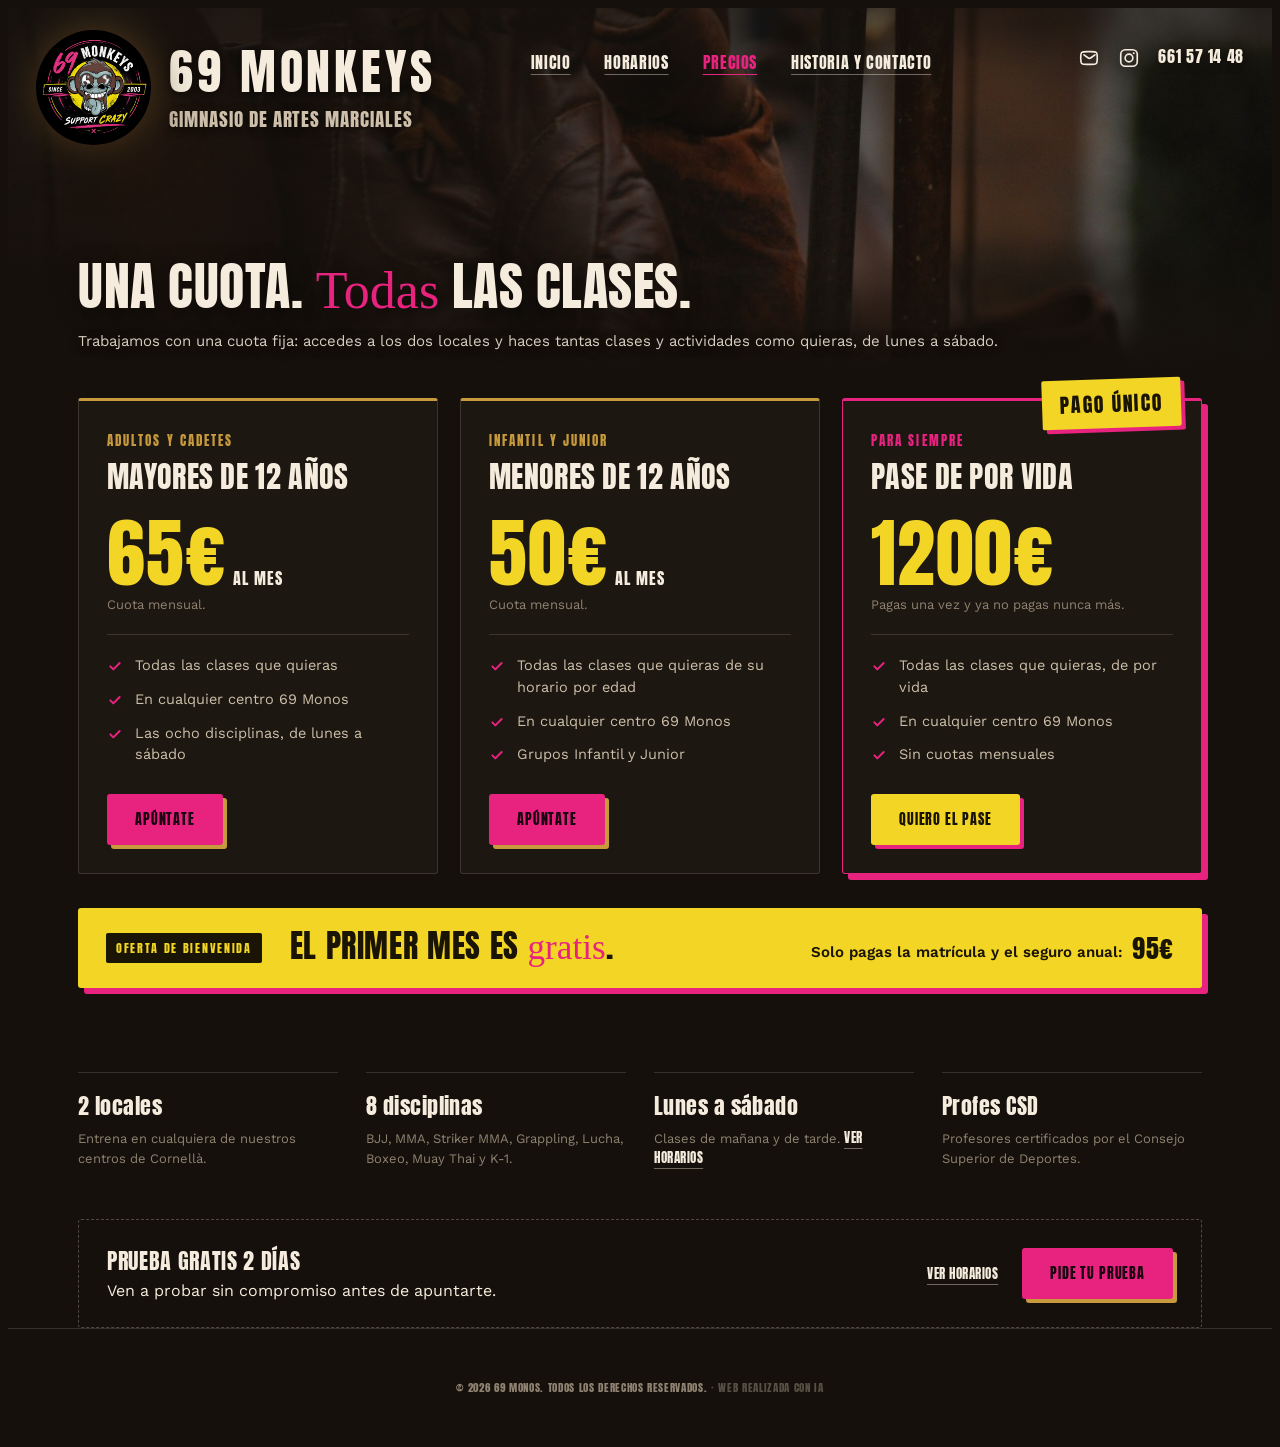
<file: precios.html>
<!DOCTYPE html>
<html lang="es">
<head>
<meta charset="UTF-8">
<meta name="viewport" content="width=device-width, initial-scale=1">
<title>Precios · 69 Monkeys</title>
<link rel="icon" href="favicon.ico" sizes="any">
<link rel="icon" type="image/png" sizes="192x192" href="img/favicon-192.png">
<link rel="apple-touch-icon" href="img/apple-touch-icon.png">
<link rel="manifest" href="site.webmanifest">
<meta name="description" content="Tarifas de 69 Monkeys en Cornellà de Llobregat: cuota fija con todas las clases que quieras en los dos locales.">
<link rel="stylesheet" href="https://fonts.googleapis.com/css2?family=Anton&family=Permanent+Marker&family=Work+Sans:wght@400;500;600;700&display=swap">
<link rel="stylesheet" href="css/estilos.css?v=2026111202">
<style>
  .hero--short .hero-media img{object-position:50% 30%;}

  .pricing{position:relative;z-index:1;max-width:1180px;margin:0 auto;padding:30px 28px 40px;}
  .plans{display:grid;grid-template-columns:repeat(3,1fr);gap:22px;align-items:stretch;}

  .plan{
    position:relative;display:flex;flex-direction:column;
    background:var(--bg-raised);border:1px solid var(--line);border-top:3px solid var(--brass);border-radius:3px;
    padding:30px 28px 28px;
  }
  .plan-who{font-family:var(--display);font-size:13px;letter-spacing:.16em;text-transform:uppercase;color:var(--brass);margin:0 0 10px;}
  .plan h2{font-size:clamp(24px,2.4vw,30px);line-height:1.1;margin-bottom:22px;}
  .price{display:flex;align-items:baseline;gap:8px;margin:0 0 6px;}
  .price .amt{font-family:var(--display);font-size:clamp(56px,6vw,76px);line-height:1;color:var(--yellow);letter-spacing:.01em;}
  .price .per{font-family:var(--display);font-size:16px;letter-spacing:.06em;text-transform:uppercase;color:var(--paper);}
  .price-note{font-size:13px;color:var(--ink-dim);margin:0 0 22px;}
  .plan ul{list-style:none;margin:0 0 28px;padding:20px 0 0;border-top:1px solid var(--line);display:flex;flex-direction:column;gap:12px;flex:1;}
  .plan li{display:flex;gap:12px;align-items:flex-start;font-size:14.5px;line-height:1.5;color:var(--ink);}
  .plan li svg{flex:none;margin-top:3px;color:var(--magenta);}
  .plan .stamp-btn{align-self:flex-start;}

  .plan--life{border-color:var(--magenta);border-top-color:var(--magenta);box-shadow:6px 6px 0 var(--magenta);}
  .plan--life .plan-who{color:var(--magenta);}
  @media (min-width:1000px){.subtitle.sub-line{max-width:none;white-space:nowrap;}}
  .badge{
    position:absolute;top:-22px;right:20px;
    font-family:var(--display);font-size:20px;letter-spacing:.08em;text-transform:uppercase;
    background:var(--yellow);color:#1a1405;padding:9px 18px;border-radius:2px;box-shadow:4px 4px 0 var(--magenta);transform:rotate(-2deg);
  }
  .plan--life .stamp-btn{background:var(--yellow);color:#1a1405;box-shadow:4px 4px 0 var(--magenta);}
  .plan--life .stamp-btn:hover{box-shadow:6px 6px 0 var(--magenta);}

  .first-month{
    margin-top:34px;display:grid;grid-template-columns:auto 1fr auto;align-items:center;gap:10px 28px;
    background:var(--yellow);color:#1a1405;border-radius:3px;padding:20px 28px;
    box-shadow:6px 6px 0 var(--magenta);
  }
  .fm-tag{font-family:var(--display);font-size:12px;letter-spacing:.14em;text-transform:uppercase;background:#1a1405;color:var(--yellow);padding:6px 10px;border-radius:2px;}
  .fm-main{margin:0;font-family:var(--display);font-size:clamp(24px,2.6vw,32px);text-transform:uppercase;letter-spacing:.02em;line-height:1.1;}
  .fm-main em{color:var(--magenta);font-size:1.1em;}
  .fm-sub{margin:0;font-size:15px;font-weight:600;line-height:1.4;text-align:right;}
  .fm-sub strong{font-family:var(--display);font-weight:400;font-size:26px;letter-spacing:.02em;margin-left:4px;vertical-align:-2px;}

  .included{
    max-width:1180px;margin:0 auto;padding:44px 28px 30px;
    display:grid;grid-template-columns:repeat(4,1fr);gap:28px;
  }
  .inc{border-top:1px solid var(--line);padding-top:16px;}
  .inc .k{display:block;font-family:var(--display);font-size:22px;color:var(--paper);letter-spacing:.02em;margin-bottom:6px;}
  .inc .v{font-size:13px;color:var(--ink-dim);line-height:1.5;}

  .trial{
    max-width:1180px;margin:20px auto 0;padding:0 28px;
  }
  .trial-box{
    display:flex;align-items:center;justify-content:space-between;gap:20px 32px;flex-wrap:wrap;
    border:1px dashed var(--line-strong);border-radius:3px;padding:24px 28px;
  }
  .trial-box p{margin:0;color:var(--paper);font-size:16px;line-height:1.5;}
  .trial-box p strong{font-family:var(--display);font-weight:400;font-size:22px;letter-spacing:.03em;text-transform:uppercase;display:block;margin-bottom:2px;}
  .trial-box .row{display:flex;gap:24px;align-items:center;flex-wrap:wrap;}

  footer.footer--slim{padding-top:50px;}
  footer.footer--slim .copyright{margin-top:0;padding-top:0;border-top:0;}

  @media (max-width:980px){
    .first-month{grid-template-columns:1fr;justify-items:start;}
    .fm-sub{text-align:left;}
    .plans{grid-template-columns:1fr 1fr;}
    .plan--life{grid-column:1 / -1;}
    .included{grid-template-columns:repeat(2,1fr);}
  }
  @media (max-width:640px){
    .first-month{padding:20px;margin-top:30px;}
    .pricing{padding:16px 18px 30px;}
    .plans{grid-template-columns:1fr;gap:26px;}
    .plan{padding:26px 22px 24px;}
    .included{padding:30px 18px 20px;gap:22px;}
    .trial{padding:0 18px;}
    .trial-box{padding:22px 20px;}
  }
</style>
</head>
<body>

<section class="hero hero--short" id="heroMedia">
  <nav>
    <div class="brand">
      <a class="mk-logo" data-mk href="./" aria-label="69 Monkeys, ir al inicio">
        <div class="mk-glow"></div>
        <div class="mk-badge-wrap">
          <div class="mk-badge">
            <img class="mk-badge-img" src="img/logo.jpg" alt="">
            <img class="mk-pupil mk-pupil-left" src="img/pupila-izq.png" alt="">
            <img class="mk-pupil mk-pupil-right" src="img/pupila-der.png" alt="">
            <img class="mk-tongue" src="img/lengua.png" alt="">
          </div>
        </div>
      </a>
      <div class="brand-text mono">
        <div class="brand-name">69 MONKEYS</div>
        <span class="brand-tag">Gimnasio de artes marciales</span>
      </div>
    </div>

    <button class="nav-toggle" id="navToggle" type="button" aria-label="Abrir menú" aria-expanded="false" aria-controls="navPanel">
      <svg class="icon-menu" viewBox="0 0 24 24" width="26" height="26" fill="none" stroke="currentColor" stroke-width="1.8" stroke-linecap="round"><path d="M4 7h16M4 12h16M4 17h16"/></svg>
      <svg class="icon-close" viewBox="0 0 24 24" width="26" height="26" fill="none" stroke="currentColor" stroke-width="1.8" stroke-linecap="round"><path d="M6 6l12 12M18 6 6 18"/></svg>
    </button>

    <div class="nav-panel" id="navPanel">
    <div class="nav-menu">
      <a class="text-link" href="./">Inicio</a>
      <a class="text-link" href="horarios.html">Horarios</a>
      <a class="text-link" href="precios.html" aria-current="page">Precios</a>
      <a class="text-link" href="historia-contacto.html">Historia y contacto</a>
    </div>

    <div class="nav-links">
      <a class="icon-link" href="mailto:info@69monos.com" aria-label="Escríbenos por email">
        <svg viewBox="0 0 24 24" width="22" height="22" fill="none" stroke="currentColor" stroke-width="1.8" stroke-linecap="round" stroke-linejoin="round"><path d="M3 12c0-3.3 0-4.95 1.03-5.97C5.05 5 6.7 5 10 5h4c3.3 0 4.95 0 5.97 1.03C21 7.05 21 8.7 21 12s0 4.95-1.03 5.97C18.95 19 17.3 19 14 19h-4c-3.3 0-4.95 0-5.97-1.03C3 16.95 3 15.3 3 12Z"/><path d="m6.5 8.5 3.58 2.687c1.155.866 1.732 1.3 2.42 1.3s1.265-.434 2.42-1.3L18.5 8.5"/></svg>
      </a>
      <a class="icon-link" href="https://www.instagram.com/69monos_kny/?hl=es" target="_blank" rel="noopener" aria-label="Síguenos en Instagram">
        <svg viewBox="0 0 24 24" width="22" height="22" fill="none" stroke="currentColor" stroke-width="1.8"><rect x="3" y="3" width="18" height="18" rx="5"/><circle cx="12" cy="12" r="4.2"/><circle cx="17.2" cy="6.8" r="1.1" fill="currentColor" stroke="none"/></svg>
      </a>
      <a class="nav-link nav-phone mono" href="tel:+34661571448">661 57 14 48</a>
    </div>
    </div>
  </nav>
  <div class="nav-scrim" id="navScrim"></div>

  <div class="hero-media">
    <img src="img/precios-fondo.jpg" alt="" fetchpriority="high">
  </div>
  <div class="hero-scrim"></div>

  <div class="hero-content">
    <h1>Una cuota. <em>Todas</em> las clases.</h1>
    <p class="subtitle sub-line">Trabajamos con una cuota fija: accedes a los dos locales y haces tantas clases y actividades como quieras, de lunes a sábado.</p>
  </div>
</section>

<section class="pricing" aria-label="Tarifas">
  <div class="plans">

    <article class="plan">
      <p class="plan-who">Adultos y cadetes</p>
      <h2>Mayores de 12 años</h2>
      <p class="price"><span class="amt">65€</span><span class="per">al mes</span></p>
      <p class="price-note">Cuota mensual.</p>
      <ul>
        <li><svg viewBox="0 0 24 24" width="16" height="16" fill="none" stroke="currentColor" stroke-width="3" stroke-linecap="round" stroke-linejoin="round"><path d="M5 12.5l4.5 4.5L19 7.5"/></svg>Todas las clases que quieras</li>
        <li><svg viewBox="0 0 24 24" width="16" height="16" fill="none" stroke="currentColor" stroke-width="3" stroke-linecap="round" stroke-linejoin="round"><path d="M5 12.5l4.5 4.5L19 7.5"/></svg>En cualquier centro 69 Monos</li>
        <li><svg viewBox="0 0 24 24" width="16" height="16" fill="none" stroke="currentColor" stroke-width="3" stroke-linecap="round" stroke-linejoin="round"><path d="M5 12.5l4.5 4.5L19 7.5"/></svg>Las ocho disciplinas, de lunes a sábado</li>
      </ul>
      <a class="stamp-btn" href="prueba-gratis.html">Apúntate</a>
    </article>

    <article class="plan">
      <p class="plan-who">Infantil y junior</p>
      <h2>Menores de 12 años</h2>
      <p class="price"><span class="amt">50€</span><span class="per">al mes</span></p>
      <p class="price-note">Cuota mensual.</p>
      <ul>
        <li><svg viewBox="0 0 24 24" width="16" height="16" fill="none" stroke="currentColor" stroke-width="3" stroke-linecap="round" stroke-linejoin="round"><path d="M5 12.5l4.5 4.5L19 7.5"/></svg>Todas las clases que quieras de su horario por edad</li>
        <li><svg viewBox="0 0 24 24" width="16" height="16" fill="none" stroke="currentColor" stroke-width="3" stroke-linecap="round" stroke-linejoin="round"><path d="M5 12.5l4.5 4.5L19 7.5"/></svg>En cualquier centro 69 Monos</li>
        <li><svg viewBox="0 0 24 24" width="16" height="16" fill="none" stroke="currentColor" stroke-width="3" stroke-linecap="round" stroke-linejoin="round"><path d="M5 12.5l4.5 4.5L19 7.5"/></svg>Grupos Infantil y Junior</li>
      </ul>
      <a class="stamp-btn" href="zona-kids.html">Apúntate</a>
    </article>

    <article class="plan plan--life">
      <span class="badge">Pago único</span>
      <p class="plan-who">Para siempre</p>
      <h2>Pase de por vida</h2>
      <p class="price"><span class="amt">1200€</span></p>
      <p class="price-note">Pagas una vez y ya no pagas nunca más.</p>
      <ul>
        <li><svg viewBox="0 0 24 24" width="16" height="16" fill="none" stroke="currentColor" stroke-width="3" stroke-linecap="round" stroke-linejoin="round"><path d="M5 12.5l4.5 4.5L19 7.5"/></svg>Todas las clases que quieras, de por vida</li>
        <li><svg viewBox="0 0 24 24" width="16" height="16" fill="none" stroke="currentColor" stroke-width="3" stroke-linecap="round" stroke-linejoin="round"><path d="M5 12.5l4.5 4.5L19 7.5"/></svg>En cualquier centro 69 Monos</li>
        <li><svg viewBox="0 0 24 24" width="16" height="16" fill="none" stroke="currentColor" stroke-width="3" stroke-linecap="round" stroke-linejoin="round"><path d="M5 12.5l4.5 4.5L19 7.5"/></svg>Sin cuotas mensuales</li>
      </ul>
      <a class="stamp-btn" href="historia-contacto.html#contacto">Quiero el pase</a>
    </article>

  </div>

  <div class="first-month">
    <span class="fm-tag">Oferta de bienvenida</span>
    <p class="fm-main">El primer mes es <em>gratis</em>.</p>
    <p class="fm-sub">Solo pagas la matrícula y el seguro anual: <strong>95€</strong></p>
  </div>
</section>

<section class="included" aria-label="Qué incluye la cuota">
  <div class="inc"><span class="k">2 locales</span><span class="v">Entrena en cualquiera de nuestros centros de Cornellà.</span></div>
  <div class="inc"><span class="k">8 disciplinas</span><span class="v">BJJ, MMA, Striker MMA, Grappling, Lucha, Boxeo, Muay Thai y K-1.</span></div>
  <div class="inc"><span class="k">Lunes a sábado</span><span class="v">Clases de mañana y de tarde. <a class="text-link" href="horarios.html">Ver horarios</a></span></div>
  <div class="inc"><span class="k">Profes CSD</span><span class="v">Profesores certificados por el Consejo Superior de Deportes.</span></div>
</section>

<section class="trial">
  <div class="trial-box">
    <p><strong>Prueba gratis 2 días</strong>Ven a probar sin compromiso antes de apuntarte.</p>
    <div class="row">
      <a class="text-link" href="horarios.html">Ver horarios</a>
      <a class="stamp-btn" href="prueba-gratis.html">Pide tu prueba</a>
    </div>
  </div>
</section>

<footer class="footer--slim">
  <p class="copyright mono">© 2026 69 Monos. Todos los derechos reservados. <span class="ai-note"><span class="ai-dot">· </span>Web realizada con IA</span></p>
</footer>

<script src="js/comun.js?v=20261103b"></script>
</body>
</html>
</file>
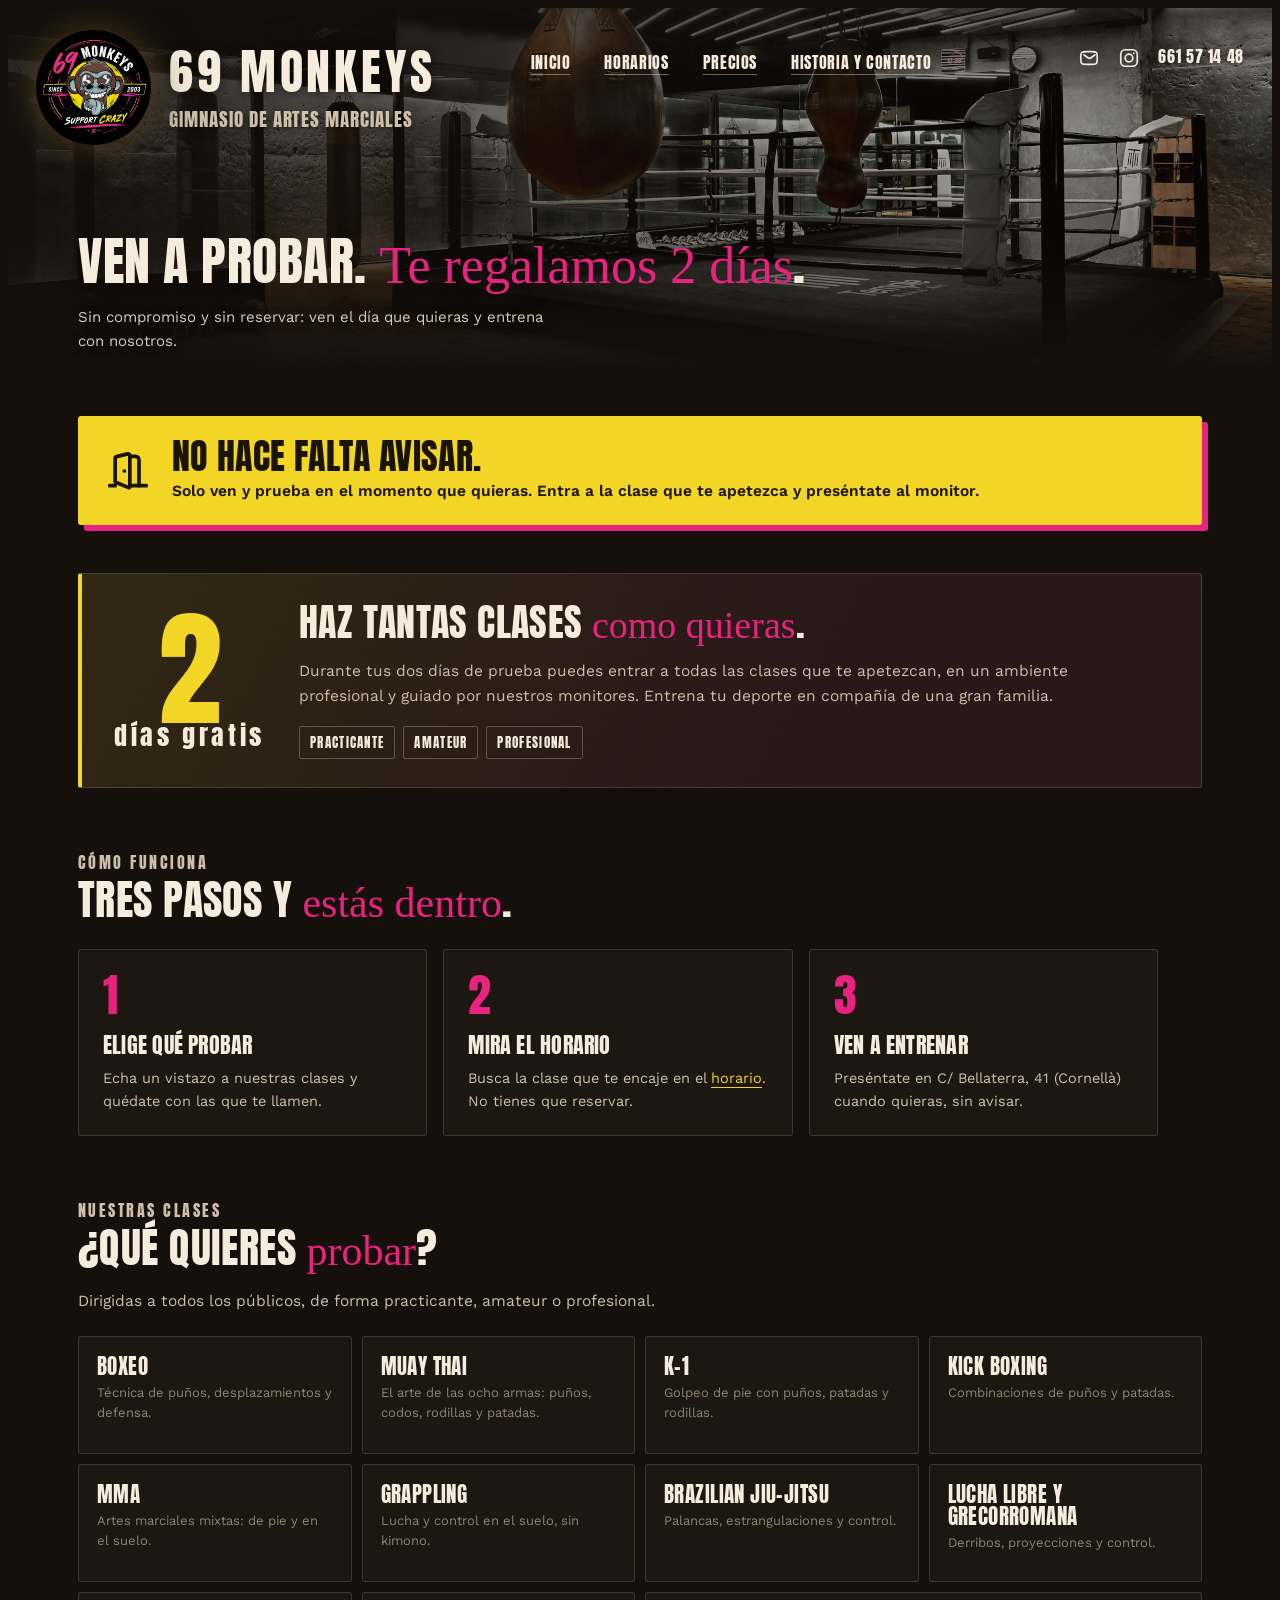
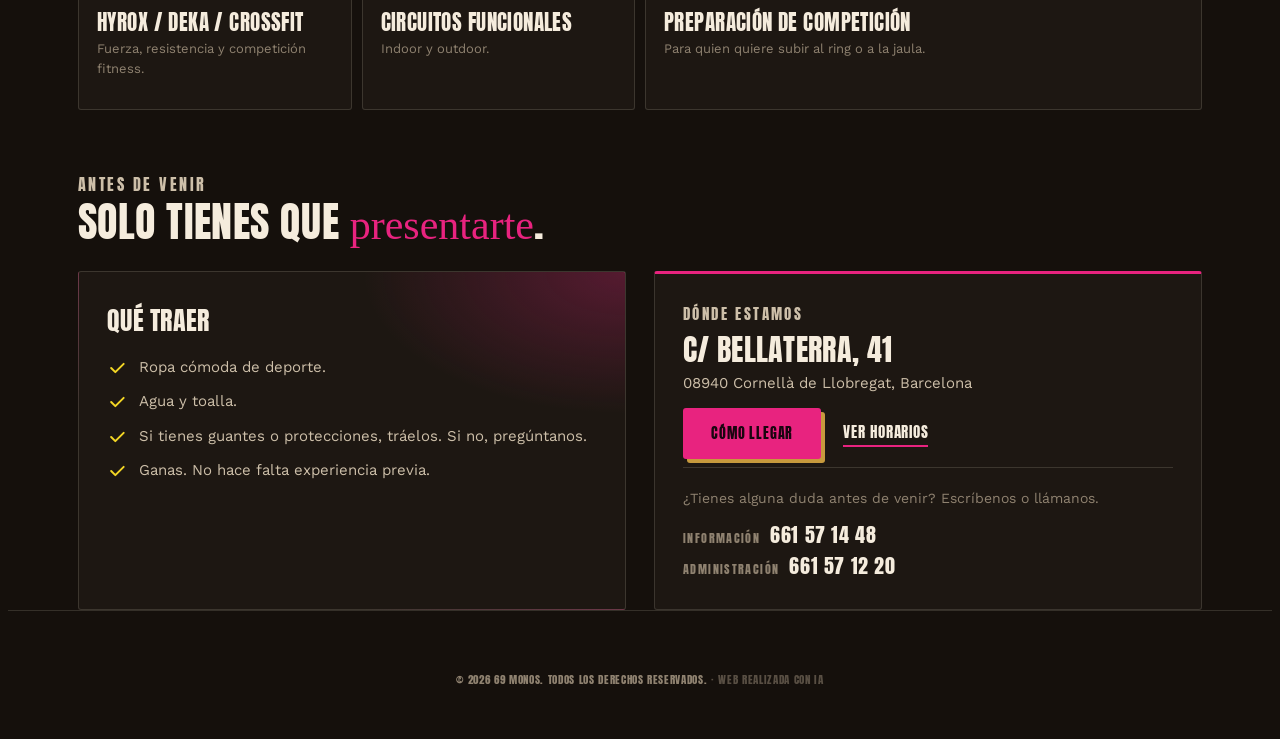
<file: prueba-gratis.html>
<!DOCTYPE html>
<html lang="es">
<head>
<meta charset="UTF-8">
<meta name="viewport" content="width=device-width, initial-scale=1">
<title>Prueba gratis 2 días · 69 Monkeys</title>
<link rel="icon" href="favicon.ico" sizes="any">
<link rel="icon" type="image/png" sizes="192x192" href="img/favicon-192.png">
<link rel="apple-touch-icon" href="img/apple-touch-icon.png">
<link rel="manifest" href="site.webmanifest">
<meta name="description" content="Ven a probar 69 Monos: te regalamos 2 días gratis para entrenar boxeo, muay thai, MMA, BJJ, lucha y más en Cornellà de Llobregat.">
<link rel="stylesheet" href="https://fonts.googleapis.com/css2?family=Anton&family=Permanent+Marker&family=Work+Sans:wght@400;500;600;700&display=swap">
<link rel="stylesheet" href="css/estilos.css?v=2026111202">
<style>
  .hero--short .hero-media img{object-position:50% 60%;}
  .wrap{max-width:1180px;margin:0 auto;padding:0 28px;position:relative;z-index:1;}
  .block{padding-top:48px;}
  .block:first-of-type{padding-top:34px;}
  .block-head{max-width:62ch;margin-bottom:22px;}
  .block-head h2{font-size:clamp(28px,3.6vw,42px);line-height:1.12;}
  .block-head p{margin:14px 0 0;color:var(--ink);font-size:15.5px;line-height:1.65;}
  .kicker{display:inline-block;font-family:var(--display);font-size:13px;letter-spacing:.16em;text-transform:uppercase;color:var(--brass);margin:0 0 10px;}

  /* ---------- regalo ---------- */
  .gift{
    display:grid;grid-template-columns:auto 1fr;gap:34px;align-items:center;
    padding:28px 32px;border:1px solid var(--line);border-left:4px solid var(--yellow);border-radius:3px;
    background:linear-gradient(120deg,rgba(242,213,37,.09),rgba(232,35,127,.06) 65%),var(--bg-raised);
  }
  .gift .big{font-family:var(--display);line-height:.86;color:var(--yellow);text-align:center;}
  .gift .big b{display:block;font-weight:400;font-size:clamp(90px,10vw,132px);}
  .gift .big span{display:block;font-size:26px;letter-spacing:.14em;color:var(--paper);}
  .gift h2{font-size:clamp(26px,3vw,38px);line-height:1.1;}
  .gift p{margin:12px 0 0;color:var(--ink);font-size:15.5px;line-height:1.65;max-width:64ch;}
  @media (min-width:1100px){.gift p{max-width:none;text-wrap:balance;}}
  .tags{display:flex;gap:8px;flex-wrap:wrap;margin-top:16px;}
  .tags span{font-family:var(--display);font-size:13px;letter-spacing:.1em;text-transform:uppercase;border:1px solid var(--line-strong);color:var(--paper);padding:6px 10px;border-radius:2px;}

  /* ---------- pasos ---------- */
  .steps{list-style:none;margin:0;padding:0;display:grid;grid-template-columns:repeat(3,1fr);gap:16px;counter-reset:st;}
  .steps li{counter-increment:st;padding:22px 24px;border:1px solid var(--line);border-radius:3px;background:var(--bg-raised);position:relative;}
  .steps li::before{content:counter(st);display:block;font-family:var(--display);font-size:46px;line-height:1;color:var(--magenta);margin-bottom:10px;}
  .steps h3{font-size:22px;margin:0 0 6px;}
  .steps p{margin:0;color:var(--ink);font-size:14.5px;line-height:1.6;}

  /* ---------- disciplinas ---------- */
  .disc{display:grid;grid-template-columns:repeat(4,1fr);gap:10px;}
  .d{
    appearance:none;cursor:pointer;text-align:left;font:inherit;color:inherit;
    display:flex;flex-direction:column;gap:6px;padding:18px 18px 16px;min-height:118px;
    border:1px solid var(--line);border-radius:3px;background:var(--bg-raised);position:relative;
    transition:transform .16s ease,box-shadow .16s ease,border-color .16s ease,background .16s ease;
  }
  .d:hover{transform:translate(-2px,-2px);box-shadow:4px 4px 0 var(--magenta);border-color:var(--magenta);}
  .d .n{font-family:var(--display);font-size:21px;line-height:1.05;letter-spacing:.02em;text-transform:uppercase;color:var(--paper);padding-right:26px;}
  .d .s{font-size:13px;line-height:1.5;color:var(--ink-dim);}
  .d .ck{
    position:absolute;top:14px;right:14px;width:20px;height:20px;border-radius:50%;border:2px solid var(--line-strong);
    display:grid;place-items:center;transition:all .16s ease;
  }
  .d .ck svg{opacity:0;transition:opacity .16s ease;}
  .d[aria-pressed="true"]{background:var(--yellow);border-color:var(--yellow);}
  .d[aria-pressed="true"] .n{color:#1a1405;}
  .d[aria-pressed="true"] .s{color:#4a3d08;}
  .d[aria-pressed="true"] .ck{background:#1a1405;border-color:#1a1405;color:var(--yellow);}
  .d[aria-pressed="true"] .ck svg{opacity:1;}
  .d--wide{grid-column:span 2;}
  .disc-foot{display:flex;justify-content:space-between;align-items:center;gap:14px;flex-wrap:wrap;margin-top:14px;font-size:14px;color:var(--ink-dim);}
  .disc-foot b{color:var(--yellow);font-weight:600;}
  .linkbtn{appearance:none;background:none;border:0;cursor:pointer;font-family:var(--display);font-size:15px;letter-spacing:.05em;text-transform:uppercase;color:var(--paper);border-bottom:2px solid var(--magenta);padding:0 0 2px;}
  .linkbtn:hover{color:var(--yellow);border-color:var(--yellow);}

  /* ---------- reserva ---------- */
  .book{display:grid;grid-template-columns:.85fr 1.15fr;gap:28px;align-items:stretch;}
  .bring{
    padding:28px;border:1px solid var(--line);border-radius:3px;
    background:radial-gradient(80% 70% at 100% 0%,rgba(232,35,127,.28),rgba(232,35,127,0) 60%),var(--bg-raised);
    display:flex;flex-direction:column;
  }
  .bring h3{font-size:26px;margin:0 0 16px;}
  .bring ul{list-style:none;margin:0;padding:0;display:flex;flex-direction:column;gap:12px;}
  .bring li{display:flex;gap:12px;align-items:flex-start;font-size:15px;line-height:1.5;color:var(--ink);}
  .bring li svg{flex:none;color:var(--yellow);margin-top:2px;}
  .bring .who{margin-top:auto;padding-top:22px;border-top:1px solid var(--line);}
  .bring .who p{margin:0 0 10px;font-size:14px;color:var(--ink-dim);line-height:1.55;}
  .bring .who a{display:block;font-family:var(--display);font-size:20px;color:var(--paper);letter-spacing:.03em;}
  .bring .who a span{font-family:var(--body,inherit);font-size:11.5px;letter-spacing:.12em;text-transform:uppercase;color:var(--ink-dim);margin-right:10px;}
  .bring .who a:hover{color:var(--yellow);}

  .form{background:var(--bg-raised);border:1px solid var(--line);border-top:3px solid var(--magenta);border-radius:3px;padding:28px;}
  .form h3{font-size:26px;margin-bottom:6px;}
  .form > p{margin:0 0 20px;color:var(--ink-dim);font-size:14px;line-height:1.55;}
  .row2{display:grid;grid-template-columns:1fr 1fr;gap:14px;}
  .field{margin-bottom:16px;}
  .field label,.field .lbl{display:block;font-size:12px;letter-spacing:.12em;text-transform:uppercase;color:var(--ink);margin-bottom:8px;}
  .field input,.field textarea{
    width:100%;background:var(--bg);border:1px solid var(--line-strong);border-radius:3px;color:var(--paper);
    font:inherit;font-size:15px;padding:12px 14px;transition:border-color .16s ease;
  }
  .field textarea{min-height:90px;resize:vertical;}
  .field input:focus,.field textarea:focus{outline:none;border-color:var(--magenta);}
  .chips{display:flex;flex-wrap:wrap;gap:8px;}
  .chip{
    appearance:none;cursor:pointer;background:none;border:1px solid var(--line-strong);border-radius:3px;color:var(--ink);
    font-family:var(--display);font-size:14px;letter-spacing:.04em;text-transform:uppercase;padding:9px 12px;transition:all .16s ease;
  }
  .chip:hover{color:var(--paper);border-color:var(--paper);}
  .chip[aria-pressed="true"]{background:var(--yellow);border-color:var(--yellow);color:#1a1405;}
  .picked{min-height:40px;display:flex;flex-wrap:wrap;gap:6px;align-items:center;font-size:14px;color:var(--ink-dim);}
  .picked .p{font-family:var(--display);font-size:13px;letter-spacing:.06em;text-transform:uppercase;background:var(--yellow);color:#1a1405;padding:6px 9px;border-radius:2px;}
  .send{display:flex;gap:12px;flex-wrap:wrap;margin-top:6px;}
  button.stamp-btn{border:0;cursor:pointer;}
  .btn-wa{background:#25d366;color:#06200f;box-shadow:4px 4px 0 var(--brass);}
  .btn-wa:hover{box-shadow:6px 6px 0 var(--brass);}
  .btn-mail{background:var(--paper);color:var(--bg);box-shadow:4px 4px 0 var(--magenta);}
  .btn-mail:hover{box-shadow:6px 6px 0 var(--magenta);}
  .form-err{color:#ff8fbf;font-size:13px;margin:10px 0 0;min-height:1em;}


  /* ---------- sin avisar ---------- */
  .noaviso{
    display:flex;align-items:center;gap:22px;padding:22px 28px;border-radius:3px;
    background:var(--yellow);color:#1a1405;box-shadow:6px 6px 0 var(--magenta);
  }
  .noaviso svg{flex:none;}
  .noaviso strong{display:block;font-family:var(--display);font-weight:400;font-size:clamp(26px,3vw,36px);line-height:1.05;text-transform:uppercase;letter-spacing:.01em;}
  .noaviso span{display:block;margin-top:4px;font-size:15.5px;font-weight:600;line-height:1.5;}
  .steps a{color:var(--yellow);border-bottom:1px solid currentColor;}

  /* ---------- donde ---------- */
  .where{padding:28px;border:1px solid var(--line);border-top:3px solid var(--magenta);border-radius:3px;background:var(--bg-raised);display:flex;flex-direction:column;gap:8px;}
  .where .kicker{margin:0;}
  .where h3{font-size:30px;line-height:1.1;margin:0;}
  .where > p{margin:0 0 8px;color:var(--ink);font-size:15px;}
  .where-btns{display:flex;align-items:center;gap:22px;flex-wrap:wrap;}
  .text-cta{font-family:var(--display);font-size:15px;letter-spacing:.05em;text-transform:uppercase;color:var(--paper);border-bottom:2px solid var(--magenta);padding-bottom:2px;}
  .text-cta:hover{color:var(--yellow);border-color:var(--yellow);}
  .where .who{margin-top:auto;padding-top:20px;border-top:1px solid var(--line);}
  .where .who p{margin:0 0 10px;font-size:14px;color:var(--ink-dim);line-height:1.55;}
  .where .who a{display:block;font-family:var(--display);font-size:20px;color:var(--paper);letter-spacing:.03em;}
  .where .who a span{font-family:inherit;font-size:11.5px;letter-spacing:.12em;text-transform:uppercase;color:var(--ink-dim);margin-right:10px;}
  .where .who a:hover{color:var(--yellow);}
  .d{cursor:default;}
  .d:hover{transform:none;box-shadow:none;border-color:var(--line);}
  .d .n{padding-right:0;}
  .book{grid-template-columns:1fr 1fr;}

  footer.footer--slim{padding-top:60px;}
  footer.footer--slim .copyright{margin-top:0;padding-top:0;border-top:0;}

  @media (max-width:980px){
    .disc{grid-template-columns:repeat(2,1fr);}
    .book{grid-template-columns:1fr !important;}
  }
  @media (max-width:760px){
    .wrap{padding:0 18px;}
    .block{padding-top:40px;}
    .gift{grid-template-columns:1fr;gap:14px;padding:22px 20px;}
    .gift .big{text-align:left;display:flex;align-items:baseline;gap:12px;}
    .gift .big b{font-size:84px;}
    .steps{grid-template-columns:1fr;gap:10px;}
    .steps li{display:grid;grid-template-columns:auto 1fr;gap:0 16px;padding:18px 20px;}
    .steps li::before{grid-row:span 2;font-size:38px;margin:0;}
    .d{min-height:0;padding:15px 14px 13px;}
    .d .n{font-size:18px;}
    .d--wide{grid-column:span 2;}
    .row2{grid-template-columns:1fr;gap:0;}
    .where,.bring{padding:22px 18px;}
    .noaviso{flex-direction:column;align-items:flex-start;gap:12px;padding:20px;}
  }
</style>
</head>
<body>

<section class="hero hero--short" id="heroMedia">
  <nav>
    <div class="brand">
      <a class="mk-logo" data-mk href="./" aria-label="69 Monkeys, ir al inicio">
        <div class="mk-glow"></div>
        <div class="mk-badge-wrap">
          <div class="mk-badge">
            <img class="mk-badge-img" src="img/logo.jpg" alt="">
            <img class="mk-pupil mk-pupil-left" src="img/pupila-izq.png" alt="">
            <img class="mk-pupil mk-pupil-right" src="img/pupila-der.png" alt="">
            <img class="mk-tongue" src="img/lengua.png" alt="">
          </div>
        </div>
      </a>
      <div class="brand-text mono">
        <div class="brand-name">69 MONKEYS</div>
        <span class="brand-tag">Gimnasio de artes marciales</span>
      </div>
    </div>

    <button class="nav-toggle" id="navToggle" type="button" aria-label="Abrir menú" aria-expanded="false" aria-controls="navPanel">
      <svg class="icon-menu" viewBox="0 0 24 24" width="26" height="26" fill="none" stroke="currentColor" stroke-width="1.8" stroke-linecap="round"><path d="M4 7h16M4 12h16M4 17h16"/></svg>
      <svg class="icon-close" viewBox="0 0 24 24" width="26" height="26" fill="none" stroke="currentColor" stroke-width="1.8" stroke-linecap="round"><path d="M6 6l12 12M18 6 6 18"/></svg>
    </button>

    <div class="nav-panel" id="navPanel">
    <div class="nav-menu">
      <a class="text-link" href="./">Inicio</a>
      <a class="text-link" href="horarios.html">Horarios</a>
      <a class="text-link" href="precios.html">Precios</a>
      <a class="text-link" href="historia-contacto.html">Historia y contacto</a>
    </div>

    <div class="nav-links">
      <a class="icon-link" href="mailto:info@69monos.com" aria-label="Escríbenos por email">
        <svg viewBox="0 0 24 24" width="22" height="22" fill="none" stroke="currentColor" stroke-width="1.8" stroke-linecap="round" stroke-linejoin="round"><path d="M3 12c0-3.3 0-4.950 1.03-5.970C5.05 5 6.7 5 10 5h4c3.3 0 4.95 0 5.97 1.03C21 7.05 21 8.7 21 12s0 4.95-1.030 5.970C18.95 19 17.3 19 14 19h-4c-3.3 0-4.95 0-5.970-1.030C3 16.95 3 15.3 3 12Z"/><path d="m6.5 8.5 3.58 2.687c1.155.866 1.732 1.3 2.42 1.3s1.265-.434 2.42-1.3L18.5 8.5"/></svg>
      </a>
      <a class="icon-link" href="https://www.instagram.com/69monos_kny/?hl=es" target="_blank" rel="noopener" aria-label="Síguenos en Instagram">
        <svg viewBox="0 0 24 24" width="22" height="22" fill="none" stroke="currentColor" stroke-width="1.8"><rect x="3" y="3" width="18" height="18" rx="5"/><circle cx="12" cy="12" r="4.2"/><circle cx="17.2" cy="6.8" r="1.1" fill="currentColor" stroke="none"/></svg>
      </a>
      <a class="nav-link nav-phone mono" href="tel:+34661571448">661 57 14 48</a>
    </div>
    </div>
  </nav>
  <div class="nav-scrim" id="navScrim"></div>

  <div class="hero-media">
    <img src="img/gimnasio.jpg" alt="" fetchpriority="high">
  </div>
  <div class="hero-scrim"></div>

  <div class="hero-content">
    <h1>Ven a probar. <em>Te regalamos 2 días</em>.</h1>
    <p class="subtitle">Sin compromiso y sin reservar: ven el día que quieras y entrena con nosotros.</p>
  </div>
</section>

<!-- ===================== SIN AVISAR ===================== -->
<section class="block wrap">
  <div class="noaviso">
    <svg viewBox="0 0 24 24" width="44" height="44" fill="none" stroke="currentColor" stroke-width="2" stroke-linecap="round" stroke-linejoin="round" aria-hidden="true"><path d="M13 4h3a2 2 0 0 1 2 2v14"/><path d="M2 20h3"/><path d="M13 20h9"/><path d="M10 12v.01"/><path d="M13 4.56v16.01a.5.5 0 0 1-.68.47L5 18V5.12a1 1 0 0 1 .76-.97l6-1.5a1 1 0 0 1 1.24.97z"/></svg>
    <div>
      <strong>No hace falta avisar.</strong>
      <span>Solo ven y prueba en el momento que quieras. Entra a la clase que te apetezca y preséntate al monitor.</span>
    </div>
  </div>
</section>

<!-- ===================== REGALO ===================== -->
<section class="block wrap">
  <div class="gift">
    <div class="big"><b>2</b><span>días gratis</span></div>
    <div>
      <h2>Haz tantas clases <em>como quieras</em>.</h2>
      <p>Durante tus dos días de prueba puedes entrar a todas las clases que te apetezcan, en un ambiente profesional y guiado por nuestros monitores. Entrena tu deporte en compañía de una gran familia.</p>
      <div class="tags"><span>Practicante</span><span>Amateur</span><span>Profesional</span></div>
    </div>
  </div>
</section>

<!-- ===================== PASOS ===================== -->
<section class="block wrap">
  <div class="block-head">
    <p class="kicker">Cómo funciona</p>
    <h2>Tres pasos y <em>estás dentro</em>.</h2>
  </div>
  <ol class="steps">
    <li><h3>Elige qué probar</h3><p>Echa un vistazo a nuestras clases y quédate con las que te llamen.</p></li>
    <li><h3>Mira el horario</h3><p>Busca la clase que te encaje en el <a href="horarios.html">horario</a>. No tienes que reservar.</p></li>
    <li><h3>Ven a entrenar</h3><p>Preséntate en C/ Bellaterra, 41 (Cornellà) cuando quieras, sin avisar.</p></li>
  </ol>
</section>

<!-- ===================== DISCIPLINAS ===================== -->
<section class="block wrap" id="probar">
  <div class="block-head">
    <p class="kicker">Nuestras clases</p>
    <h2>¿Qué quieres <em>probar</em>?</h2>
    <p>Dirigidas a todos los públicos, de forma practicante, amateur o profesional.</p>
  </div>
  <div class="disc" id="disc"></div>
</section>

<!-- ===================== VEN ===================== -->
<section class="block wrap" id="ven">
  <div class="block-head">
    <p class="kicker">Antes de venir</p>
    <h2>Solo tienes que <em>presentarte</em>.</h2>
  </div>

  <div class="book">
    <aside class="bring">
      <h3>Qué traer</h3>
      <ul>
        <li><svg viewBox="0 0 24 24" width="20" height="20" fill="none" stroke="currentColor" stroke-width="2.4" stroke-linecap="round" stroke-linejoin="round"><path d="m5 12 5 5L20 7"/></svg>Ropa cómoda de deporte.</li>
        <li><svg viewBox="0 0 24 24" width="20" height="20" fill="none" stroke="currentColor" stroke-width="2.4" stroke-linecap="round" stroke-linejoin="round"><path d="m5 12 5 5L20 7"/></svg>Agua y toalla.</li>
        <li><svg viewBox="0 0 24 24" width="20" height="20" fill="none" stroke="currentColor" stroke-width="2.4" stroke-linecap="round" stroke-linejoin="round"><path d="m5 12 5 5L20 7"/></svg>Si tienes guantes o protecciones, tráelos. Si no, pregúntanos.</li>
        <li><svg viewBox="0 0 24 24" width="20" height="20" fill="none" stroke="currentColor" stroke-width="2.4" stroke-linecap="round" stroke-linejoin="round"><path d="m5 12 5 5L20 7"/></svg>Ganas. No hace falta experiencia previa.</li>
      </ul>
    </aside>

    <div class="where">
      <p class="kicker">Dónde estamos</p>
      <h3>C/ Bellaterra, 41</h3>
      <p>08940 Cornellà de Llobregat, Barcelona</p>
      <div class="where-btns">
        <a class="stamp-btn" href="https://www.google.com/maps/dir/?api=1&destination=41.3572438,2.0744555" target="_blank" rel="noopener">Cómo llegar</a>
        <a class="text-cta" href="horarios.html">Ver horarios</a>
      </div>
      <div class="who">
        <p>¿Tienes alguna duda antes de venir? Escríbenos o llámanos.</p>
        <a href="tel:+34661571448"><span>Información</span>661 57 14 48</a>
        <a href="tel:+34661571220"><span>Administración</span>661 57 12 20</a>
      </div>
    </div>
  </div>
</section>

<footer class="footer--slim">
  <p class="copyright mono">© 2026 69 Monos. Todos los derechos reservados. <span class="ai-note"><span class="ai-dot">· </span>Web realizada con IA</span></p>
</footer>

<script src="js/comun.js?v=20261103b"></script>
<script>
(function(){
  const DISC = [
    {n:'Boxeo', s:'Técnica de puños, desplazamientos y defensa.'},
    {n:'Muay Thai', s:'El arte de las ocho armas: puños, codos, rodillas y patadas.'},
    {n:'K-1', s:'Golpeo de pie con puños, patadas y rodillas.'},
    {n:'Kick Boxing', s:'Combinaciones de puños y patadas.'},
    {n:'MMA', s:'Artes marciales mixtas: de pie y en el suelo.'},
    {n:'Grappling', s:'Lucha y control en el suelo, sin kimono.'},
    {n:'Brazilian Jiu-Jitsu', s:'Palancas, estrangulaciones y control.'},
    {n:'Lucha libre y grecorromana', s:'Derribos, proyecciones y control.'},
    {n:'Hyrox / Deka / Crossfit', s:'Fuerza, resistencia y competición fitness.'},
    {n:'Circuitos funcionales', s:'Indoor y outdoor.'},
    {n:'Preparación de competición', s:'Para quien quiere subir al ring o a la jaula.', w:1}
  ];
  document.getElementById('disc').innerHTML = DISC.map((d)=>
    '<div class="d'+(d.w?' d--wide':'')+'"><span class="n">'+d.n+'</span><span class="s">'+d.s+'</span></div>'
  ).join('');
})();
</script>
</body>
</html>
</file>
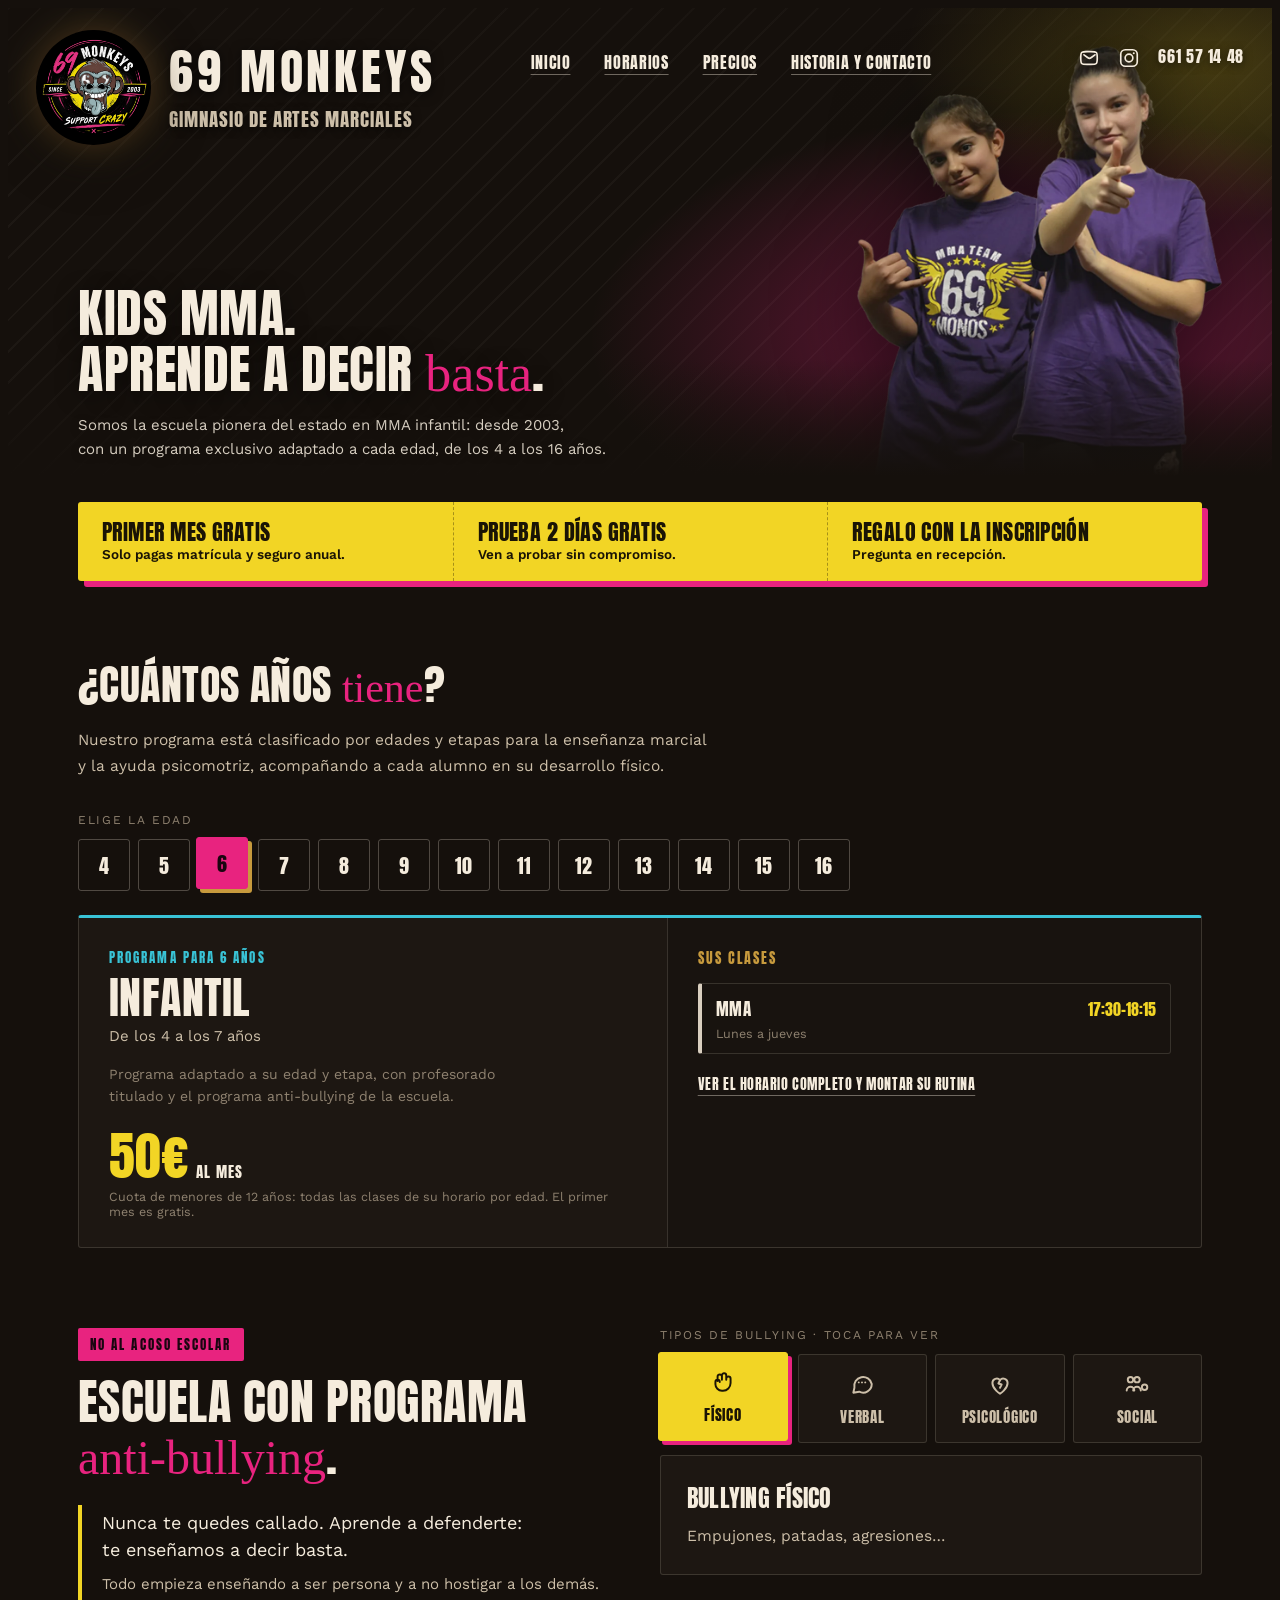
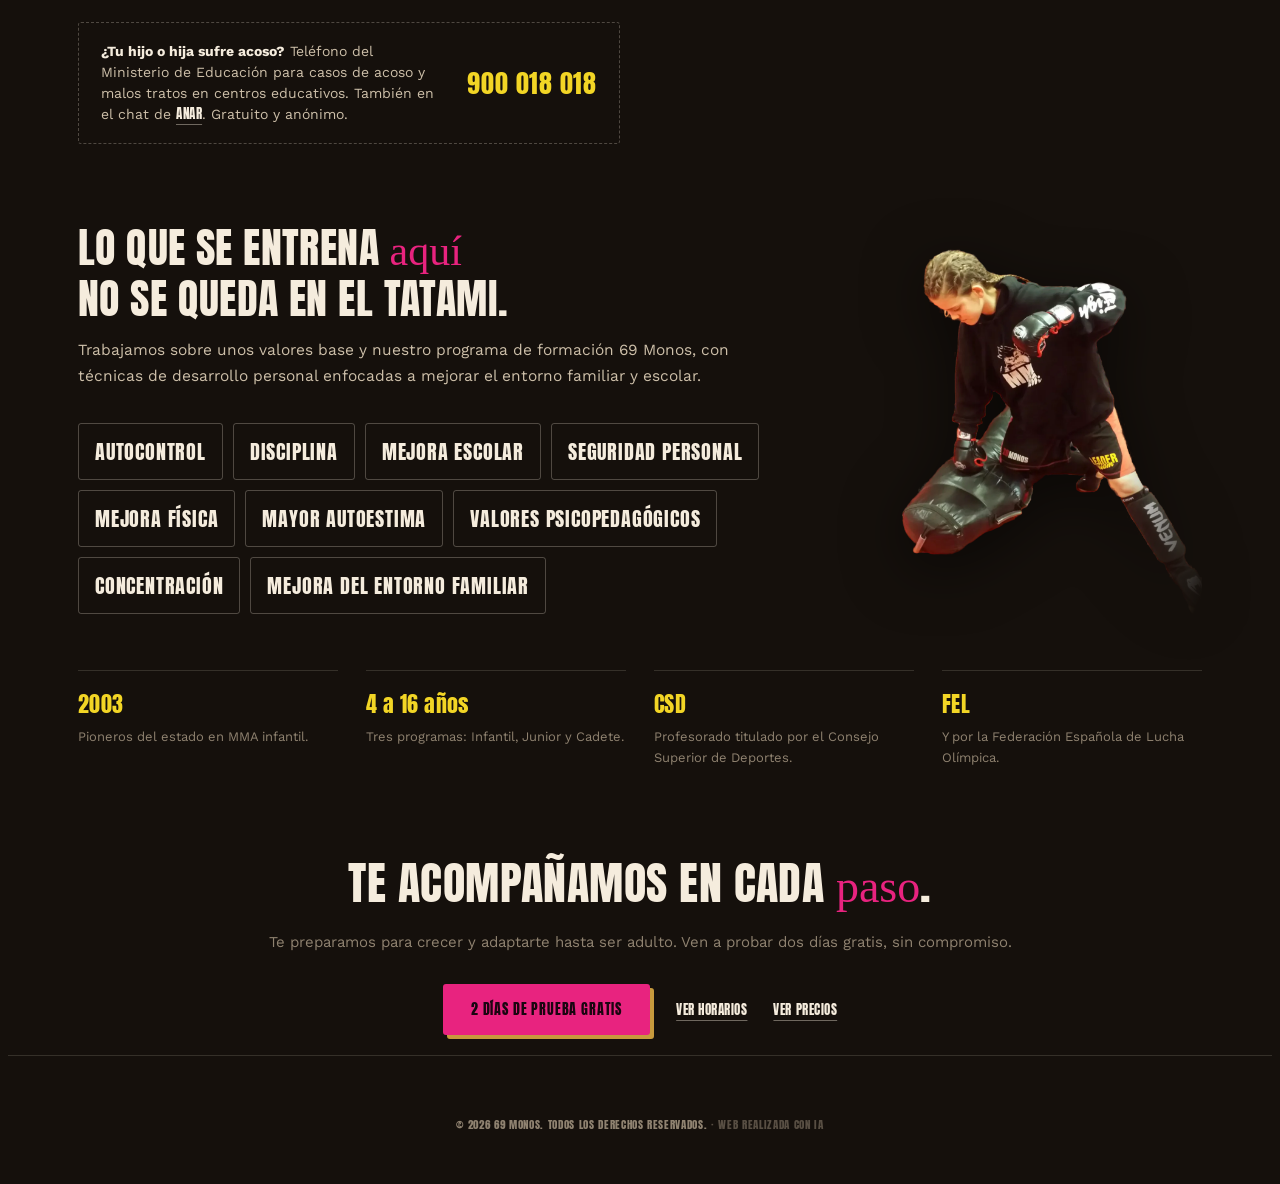
<file: zona-kids.html>
<!DOCTYPE html>
<html lang="es">
<head>
<meta charset="UTF-8">
<meta name="viewport" content="width=device-width, initial-scale=1">
<title>Zona KIDS · 69 Monkeys</title>
<link rel="icon" href="favicon.ico" sizes="any">
<link rel="icon" type="image/png" sizes="192x192" href="img/favicon-192.png">
<link rel="apple-touch-icon" href="img/apple-touch-icon.png">
<link rel="manifest" href="site.webmanifest">
<meta name="description" content="Kids MMA en 69 Monkeys: escuela pionera de MMA infantil desde 2003, de 4 a 16 años, con programa anti-bullying.">
<link rel="stylesheet" href="https://fonts.googleapis.com/css2?family=Anton&family=Permanent+Marker&family=Work+Sans:wght@400;500;600;700&display=swap">
<link rel="stylesheet" href="css/estilos.css?v=2026111202">
<style>
  /* ---------- cabecera kids ---------- */
  .hero--kids{height:clamp(420px,52vh,480px);}
  .kids-bg{
    position:absolute;inset:0;z-index:0;
    background:
      radial-gradient(60% 80% at 82% 70%, rgba(232,35,127,.45) 0%, rgba(232,35,127,0) 60%),
      radial-gradient(40% 60% at 95% 10%, rgba(242,213,37,.28) 0%, rgba(242,213,37,0) 60%),
      repeating-linear-gradient(135deg, rgba(245,236,221,.035) 0 2px, transparent 2px 22px),
      var(--bg);
  }
  .kids-cutout{
    position:absolute;right:max(28px, calc((100vw - 1180px)/2));bottom:0;z-index:1;
    height:92%;width:auto;pointer-events:none;
    filter:drop-shadow(0 18px 40px rgba(0,0,0,.55));
  }
  .hero--kids .hero-scrim{background:linear-gradient(180deg, rgba(21,16,12,.35) 0%, rgba(21,16,12,0) 30%, rgba(21,16,12,0) 75%, rgba(21,16,12,1) 100%);z-index:1;}
  .hero--kids .hero-content{z-index:2;}
  .hero--kids h1{max-width:none;}
  .hero--kids h1 .l2{white-space:nowrap;}
  .hero--kids .subtitle{max-width:46ch;}
  @media (min-width:900px){.hero--kids .subtitle{max-width:none;}}
  @media (max-width:899px){.br-desk{display:none;}}

  /* ---------- tira de oferta ---------- */
  .wrap{max-width:1180px;margin:0 auto;padding:0 28px;position:relative;z-index:1;}
  .promo{
    display:grid;grid-template-columns:repeat(3,1fr);gap:0;margin-top:26px;
    background:var(--yellow);color:#1a1405;border-radius:3px;box-shadow:6px 6px 0 var(--magenta);
  }
  .promo div{padding:18px 24px;border-left:1px dashed rgba(26,20,5,.35);}
  .promo div:first-child{border-left:0;}
  .promo strong{display:block;font-family:var(--display);font-weight:400;font-size:22px;letter-spacing:.02em;text-transform:uppercase;line-height:1.1;}
  .promo span{font-size:13.5px;font-weight:600;}

  /* ---------- secciones ---------- */
  .block{padding-top:80px;}
  .block-head{max-width:60ch;margin-bottom:34px;}
  .block-head h2{font-size:clamp(28px,3.6vw,42px);line-height:1.12;}
  .block-head p{margin:16px 0 0;color:var(--ink);font-size:15.5px;line-height:1.65;}
  @media (min-width:761px){.block-head:has(.p-wide){max-width:none;} .p-wide{text-wrap:balance;}}

  /* ---------- buscador por edad ---------- */
  .ages{display:flex;flex-wrap:wrap;gap:8px;margin-bottom:24px;}
  .age{
    appearance:none;cursor:pointer;min-width:52px;height:52px;padding:0 10px;
    border:1px solid var(--line-strong);border-radius:3px;background:none;color:var(--paper);
    font-family:var(--display);font-size:20px;letter-spacing:.02em;
    transition:background-color .16s ease,border-color .16s ease,transform .16s ease,box-shadow .16s ease;
  }
  .age:hover{border-color:var(--paper);transform:translate(-1px,-1px);}
  .age[aria-pressed="true"]{background:var(--magenta);border-color:var(--magenta);color:#1a0510;box-shadow:4px 4px 0 var(--brass);transform:translate(-2px,-2px);}
  .age-label{font-size:12px;letter-spacing:.14em;text-transform:uppercase;color:var(--ink-dim);margin:0 0 12px;}

  .result{
    display:grid;grid-template-columns:1.1fr 1fr;gap:0;
    background:var(--bg-raised);border:1px solid var(--line);border-top:3px solid var(--c, var(--magenta));border-radius:3px;
    overflow:hidden;
  }
  .result-main{padding:30px 30px 28px;position:relative;}
  .result-main .tag{font-family:var(--display);font-size:13px;letter-spacing:.16em;text-transform:uppercase;color:var(--c, var(--magenta));margin:0 0 8px;}
  .result-main h3{font-size:clamp(30px,3.4vw,44px);line-height:1.05;}
  .result-main .range{margin:6px 0 18px;color:var(--ink);font-size:15px;}
  .result-main .desc{margin:0 0 22px;color:var(--ink-dim);font-size:14px;line-height:1.6;max-width:46ch;}
  .fee{display:flex;align-items:baseline;gap:8px;}
  .fee .amt{font-family:var(--display);font-size:52px;line-height:1;color:var(--yellow);}
  .fee .per{font-family:var(--display);font-size:15px;letter-spacing:.06em;text-transform:uppercase;color:var(--paper);}
  .fee-note{font-size:12.5px;color:var(--ink-dim);margin:6px 0 0;}
  .result-side{padding:30px;border-left:1px solid var(--line);background:rgba(0,0,0,.18);}
  .result-side h4{font-family:var(--display);font-weight:400;font-size:14px;letter-spacing:.14em;text-transform:uppercase;color:var(--brass);margin:0 0 14px;}
  .slots{list-style:none;margin:0 0 20px;padding:0;display:flex;flex-direction:column;gap:10px;}
  .slots li{display:grid;grid-template-columns:auto 1fr;gap:4px 14px;align-items:baseline;padding:12px 14px;border:1px solid var(--line);border-left:4px solid var(--sc, var(--paper));border-radius:3px;}
  .slots .sn{font-family:var(--display);font-size:17px;color:var(--paper);letter-spacing:.03em;text-transform:uppercase;}
  .slots .st{font-family:var(--display);font-size:16px;color:var(--yellow);text-align:right;}
  .slots .sd{grid-column:1 / -1;font-size:12.5px;color:var(--ink-dim);}
  .result-side .text-link{font-size:14px;}
  @keyframes rise{from{opacity:0;transform:translateY(8px);}to{opacity:1;transform:none;}}
  .result.swap .result-main, .result.swap .result-side{animation:rise .3s ease both;}
  .result.swap .result-side{animation-delay:.05s;}

  /* ---------- anti-bullying ---------- */
  .bully{
    display:grid;grid-template-columns:1fr 1fr;gap:40px;align-items:start;
  }
  .stop{
    display:inline-block;font-family:var(--display);font-size:13px;letter-spacing:.16em;text-transform:uppercase;
    background:var(--magenta);color:#1a0510;padding:7px 12px;border-radius:2px;margin-bottom:16px;
  }
  .bully h2{font-size:clamp(30px,4vw,48px);line-height:1.08;}
  .quote{margin:22px 0 0;padding:4px 0 4px 20px;border-left:4px solid var(--yellow);}
  .quote p{margin:0 0 10px;color:var(--paper);font-size:18px;line-height:1.5;}
  .quote p:last-child{margin:0;color:var(--ink);font-size:15px;}

  .types-tabs{display:grid;grid-template-columns:repeat(4,1fr);gap:8px;margin-bottom:12px;}
  .type{
    appearance:none;cursor:pointer;background:var(--bg-raised);border:1px solid var(--line);border-radius:3px;
    padding:16px 8px 14px;color:var(--ink);display:flex;flex-direction:column;align-items:center;gap:8px;
    font-family:var(--display);font-size:15px;letter-spacing:.05em;text-transform:uppercase;
    transition:all .16s ease;
  }
  .type svg{width:26px;height:26px;}
  .type:hover{color:var(--paper);border-color:var(--line-strong);}
  .type[aria-selected="true"]{background:var(--yellow);border-color:var(--yellow);color:#1a1405;box-shadow:4px 4px 0 var(--magenta);transform:translate(-2px,-2px);}
  .type-panel{background:var(--bg-raised);border:1px solid var(--line);border-radius:3px;padding:24px 26px;min-height:120px;}
  .type-panel h3{font-size:24px;margin-bottom:8px;}
  .type-panel p{margin:0;color:var(--ink);font-size:15.5px;line-height:1.6;}
  .type-panel.swap{animation:rise .25s ease both;}
  .bully-caption{font-size:12px;letter-spacing:.14em;text-transform:uppercase;color:var(--ink-dim);margin:0 0 12px;}

  .help{
    margin-top:22px;display:flex;align-items:center;gap:16px 22px;flex-wrap:wrap;
    border:1px dashed var(--line-strong);border-radius:3px;padding:18px 22px;
  }
  .help p{margin:0;font-size:14px;line-height:1.5;color:var(--ink);flex:1 1 260px;}
  .help p strong{color:var(--paper);}
  .help .tel{font-family:var(--display);font-size:26px;color:var(--yellow);letter-spacing:.03em;}
  .help .tel:hover{color:var(--magenta);}

  /* ---------- valores ---------- */
  .values-grid{display:grid;grid-template-columns:1fr auto;gap:40px;align-items:end;}
  .values{display:flex;flex-wrap:wrap;gap:10px;margin:0;padding:0;list-style:none;}
  .values li{
    font-family:var(--display);font-size:clamp(16px,1.6vw,20px);letter-spacing:.04em;text-transform:uppercase;color:var(--paper);
    border:1px solid var(--line-strong);border-radius:3px;padding:12px 16px;
    transition:background-color .16s ease,color .16s ease,border-color .16s ease;
  }
  .values li:hover{background:var(--paper);color:var(--bg);border-color:var(--paper);}
  .values li:nth-child(3n+1):hover{background:var(--yellow);border-color:var(--yellow);}
  .values li:nth-child(3n+2):hover{background:var(--magenta);border-color:var(--magenta);}
  .kick{width:clamp(200px,24vw,300px);height:auto;filter:drop-shadow(0 14px 30px rgba(0,0,0,.5));}

  .creds{display:grid;grid-template-columns:repeat(4,1fr);gap:28px;margin-top:56px;}
  .cred{border-top:1px solid var(--line);padding-top:16px;}
  .cred .k{display:block;font-family:var(--display);font-size:22px;color:var(--yellow);letter-spacing:.02em;margin-bottom:6px;}
  .cred .v{font-size:13px;color:var(--ink-dim);line-height:1.5;}

  .final{text-align:center;padding:90px 28px 20px;}
  .final h2{font-size:clamp(28px,4.4vw,46px);max-width:none;white-space:nowrap;margin:0 auto 16px;line-height:1.14;}
  @media (max-width:760px){.final h2{font-size:6.4vw;}}
  .final p{max-width:48ch;margin:0 auto 30px;color:var(--ink-dim);font-size:15px;line-height:1.6;}
  @media (min-width:900px){.final p{max-width:none;white-space:nowrap;}}
  .final .row{display:flex;gap:26px;justify-content:center;align-items:center;flex-wrap:wrap;}

  footer.footer--slim{padding-top:60px;}
  footer.footer--slim .copyright{margin-top:0;padding-top:0;border-top:0;}

  @media (max-width:980px){
    .result{grid-template-columns:1fr;}
    .result-side{border-left:0;border-top:1px solid var(--line);}
    .bully{grid-template-columns:1fr;gap:34px;}
    .values-grid{grid-template-columns:1fr;}
    .kick{display:none;}
    .creds{grid-template-columns:repeat(2,1fr);}
  }
  @media (max-width:760px){
    .hero--kids{height:auto;min-height:440px;}
    .kids-cutout{height:62%;right:-10px;opacity:.55;}
    .hero--kids .hero-content{padding-top:110px;}
    .wrap{padding:0 18px;}
    .promo{grid-template-columns:1fr;}
    .promo div{border-left:0;border-top:1px dashed rgba(26,20,5,.35);padding:14px 18px;}
    .promo div:first-child{border-top:0;}
    .block{padding-top:60px;}
    .age{min-width:46px;height:46px;font-size:18px;}
    .result-main,.result-side{padding:24px 20px;}
    .types-tabs{grid-template-columns:repeat(2,1fr);}
    .creds{gap:22px;}
    .final{padding:70px 18px 10px;}
  }
</style>
</head>
<body>

<section class="hero hero--short hero--kids" id="heroMedia">
  <nav>
    <div class="brand">
      <a class="mk-logo" data-mk href="./" aria-label="69 Monkeys, ir al inicio">
        <div class="mk-glow"></div>
        <div class="mk-badge-wrap">
          <div class="mk-badge">
            <img class="mk-badge-img" src="img/logo.jpg" alt="">
            <img class="mk-pupil mk-pupil-left" src="img/pupila-izq.png" alt="">
            <img class="mk-pupil mk-pupil-right" src="img/pupila-der.png" alt="">
            <img class="mk-tongue" src="img/lengua.png" alt="">
          </div>
        </div>
      </a>
      <div class="brand-text mono">
        <div class="brand-name">69 MONKEYS</div>
        <span class="brand-tag">Gimnasio de artes marciales</span>
      </div>
    </div>

    <button class="nav-toggle" id="navToggle" type="button" aria-label="Abrir menú" aria-expanded="false" aria-controls="navPanel">
      <svg class="icon-menu" viewBox="0 0 24 24" width="26" height="26" fill="none" stroke="currentColor" stroke-width="1.8" stroke-linecap="round"><path d="M4 7h16M4 12h16M4 17h16"/></svg>
      <svg class="icon-close" viewBox="0 0 24 24" width="26" height="26" fill="none" stroke="currentColor" stroke-width="1.8" stroke-linecap="round"><path d="M6 6l12 12M18 6 6 18"/></svg>
    </button>

    <div class="nav-panel" id="navPanel">
    <div class="nav-menu">
      <a class="text-link" href="./">Inicio</a>
      <a class="text-link" href="horarios.html">Horarios</a>
      <a class="text-link" href="precios.html">Precios</a>
      <a class="text-link" href="historia-contacto.html">Historia y contacto</a>
    </div>

    <div class="nav-links">
      <a class="icon-link" href="mailto:info@69monos.com" aria-label="Escríbenos por email">
        <svg viewBox="0 0 24 24" width="22" height="22" fill="none" stroke="currentColor" stroke-width="1.8" stroke-linecap="round" stroke-linejoin="round"><path d="M3 12c0-3.3 0-4.95 1.03-5.97C5.05 5 6.7 5 10 5h4c3.3 0 4.95 0 5.97 1.03C21 7.05 21 8.7 21 12s0 4.95-1.03 5.97C18.95 19 17.3 19 14 19h-4c-3.3 0-4.95 0-5.97-1.03C3 16.95 3 15.3 3 12Z"/><path d="m6.5 8.5 3.58 2.687c1.155.866 1.732 1.3 2.42 1.3s1.265-.434 2.42-1.3L18.5 8.5"/></svg>
      </a>
      <a class="icon-link" href="https://www.instagram.com/69monos_kny/?hl=es" target="_blank" rel="noopener" aria-label="Síguenos en Instagram">
        <svg viewBox="0 0 24 24" width="22" height="22" fill="none" stroke="currentColor" stroke-width="1.8"><rect x="3" y="3" width="18" height="18" rx="5"/><circle cx="12" cy="12" r="4.2"/><circle cx="17.2" cy="6.8" r="1.1" fill="currentColor" stroke="none"/></svg>
      </a>
      <a class="nav-link nav-phone mono" href="tel:+34661571448">661 57 14 48</a>
    </div>
    </div>
  </nav>
  <div class="nav-scrim" id="navScrim"></div>

  <div class="kids-bg" aria-hidden="true"></div>
  <img class="kids-cutout" src="img/kids-alumnas.webp" alt="Dos alumnas del equipo de MMA de 69 Monos">
  <div class="hero-scrim"></div>

  <div class="hero-content">
    <h1>Kids MMA.<br> <span class="l2">Aprende a decir <em>basta</em>.</span></h1>
    <p class="subtitle">Somos la escuela pionera del estado en MMA infantil: desde 2003,<br class="br-desk"> con un programa exclusivo adaptado a cada edad, de los 4 a los 16 años.</p>
  </div>
</section>

<div class="wrap">
  <div class="promo">
    <div><strong>Primer mes gratis</strong><span>Solo pagas matrícula y seguro anual.</span></div>
    <div><strong>Prueba 2 días gratis</strong><span>Ven a probar sin compromiso.</span></div>
    <div><strong>Regalo con la inscripción</strong><span>Pregunta en recepción.</span></div>
  </div>
</div>

<!-- ===== buscador por edad ===== -->
<section class="block wrap" id="programas">
  <div class="block-head">
    <h2>¿Cuántos años <em>tiene</em>?</h2>
    <p class="p-wide">Nuestro programa está clasificado por edades y etapas para la enseñanza marcial y la ayuda psicomotriz, acompañando a cada alumno en su desarrollo físico.</p>
  </div>

  <p class="age-label" id="ageLabel">Elige la edad</p>
  <div class="ages" id="ages" role="group" aria-labelledby="ageLabel"></div>

  <div class="result" id="result" aria-live="polite"></div>
</section>

<!-- ===== anti-bullying ===== -->
<section class="block wrap" id="bullying">
  <div class="bully">
    <div>
      <span class="stop">No al acoso escolar</span>
      <h2>Escuela con programa <em>anti-bullying</em>.</h2>
      <div class="quote">
        <p>Nunca te quedes callado. Aprende a defenderte:<br> <span style="white-space:nowrap">te enseñamos a decir basta.</span></p>
        <p>Todo empieza enseñando a ser persona y a no hostigar a los demás.</p>
      </div>
      <div class="help">
        <p><strong>¿Tu hijo o hija sufre acoso?</strong> Teléfono del Ministerio de Educación para casos de acoso y malos tratos en centros educativos. También en el chat de <a class="text-link" href="https://www.anar.org" target="_blank" rel="noopener">ANAR</a>. Gratuito y anónimo.</p>
        <a class="tel" href="tel:900018018">900 018 018</a>
      </div>
    </div>

    <div>
      <p class="bully-caption">Tipos de bullying · toca para ver</p>
      <div class="types-tabs" role="tablist" aria-label="Tipos de bullying" id="types"></div>
      <div class="type-panel" role="tabpanel" id="typePanel"></div>
    </div>
  </div>
</section>

<!-- ===== valores ===== -->
<section class="block wrap" id="valores">
  <div class="values-grid">
    <div>
      <div class="block-head">
        <h2>Lo que se entrena <em>aquí</em> no se queda en el tatami.</h2>
        <p class="p-wide">Trabajamos sobre unos valores base y nuestro programa de formación 69 Monos, con técnicas de desarrollo personal enfocadas a mejorar el entorno familiar y escolar.</p>
      </div>
      <ul class="values">
        <li>Autocontrol</li>
        <li>Disciplina</li>
        <li>Mejora escolar</li>
        <li>Seguridad personal</li>
        <li>Mejora física</li>
        <li>Mayor autoestima</li>
        <li>Valores psicopedagógicos</li>
        <li>Concentración</li>
        <li>Mejora del entorno familiar</li>
      </ul>
    </div>
    <img class="kick" src="img/kids-patada.webp" alt="Alumna de 69 Monos entrenando con un saco de suelo" loading="lazy">
  </div>

  <div class="creds">
    <div class="cred"><span class="k mono">2003</span><span class="v">Pioneros del estado en MMA infantil.</span></div>
    <div class="cred"><span class="k mono">4 a 16 años</span><span class="v">Tres programas: Infantil, Junior y Cadete.</span></div>
    <div class="cred"><span class="k mono">CSD</span><span class="v">Profesorado titulado por el Consejo Superior de Deportes.</span></div>
    <div class="cred"><span class="k mono">FEL</span><span class="v">Y por la Federación Española de Lucha Olímpica.</span></div>
  </div>
</section>

<section class="final">
  <h2>Te acompañamos en cada <em>paso</em>.</h2>
  <p>Te preparamos para crecer y adaptarte hasta ser adulto. Ven a probar dos días gratis, sin compromiso.</p>
  <div class="row">
    <a class="stamp-btn" href="prueba-gratis.html">2 días de prueba gratis</a>
    <a class="text-link" href="horarios.html">Ver horarios</a>
    <a class="text-link" href="precios.html">Ver precios</a>
  </div>
</section>

<footer class="footer--slim">
  <p class="copyright mono">© 2026 69 Monos. Todos los derechos reservados. <span class="ai-note"><span class="ai-dot">· </span>Web realizada con IA</span></p>
</footer>

<script src="js/comun.js?v=20261103b"></script>
<script>
(function(){
  /* ===== programas por edad (mismos datos que horarios.html) ===== */
  const CHECK = '<svg viewBox="0 0 24 24" width="14" height="14" fill="none" stroke="currentColor" stroke-width="3" stroke-linecap="round" stroke-linejoin="round"><path d="M5 12.5l4.5 4.5L19 7.5"/></svg>';
  const PROGRAMS = [
    {id:'infantil', name:'Infantil', from:4, to:7, c:'#39c3d6',
     slots:[{n:'MMA', t:'17:30–18:15', d:'Lunes a jueves', c:'#d9cfbf'}]},
    {id:'junior', name:'Junior', from:8, to:11, c:'#9bd14b',
     slots:[{n:'MMA', t:'18:15–19:00', d:'Lunes a jueves', c:'#d9cfbf'}]},
    {id:'cadete', name:'Cadete', from:12, to:16, c:'#f2d525',
     slots:[
       {n:'Boxeo', t:'17:00–18:30', d:'Lunes a jueves', c:'#f2883a'},
       {n:'Muay Thai', t:'18:30–20:00', d:'Lunes a jueves', c:'#e8237f'},
       {n:'MMA', t:'19:00–20:00', d:'Lunes a jueves', c:'#d9cfbf'},
       {n:'Boxeo / Muay Thai', t:'17:00–18:00', d:'Viernes', c:'#f2883a'},
       {n:'Grappling', t:'18:00–19:00', d:'Viernes', c:'#39c3d6'}
     ]}
  ];
  const fee = (age)=> age < 12 ? {amt:'50€', note:'Cuota de menores de 12 años: todas las clases de su horario por edad.'} : {amt:'65€', note:'Cuota de mayores de 12 años: todas las clases que quiera.'};
  const esc = (s)=> String(s).replace(/[&<>"]/g,(ch)=>({'&':'&amp;','<':'&lt;','>':'&gt;','"':'&quot;'}[ch]));

  const agesEl = document.getElementById('ages');
  const resultEl = document.getElementById('result');
  let age = 6;
  try { const a = parseInt(localStorage.getItem('mk-kids-edad'),10); if (a>=4 && a<=16) age = a; } catch(e){}

  function render(animate){
    agesEl.innerHTML = Array.from({length:13},(_,i)=> i+4).map((a)=>
      '<button type="button" class="age" data-age="'+a+'" aria-pressed="'+(a===age)+'" aria-label="'+a+' años">'+a+'</button>').join('');
    const p = PROGRAMS.find((x)=> age >= x.from && age <= x.to);
    const f = fee(age);
    resultEl.style.setProperty('--c', p.c);
    resultEl.innerHTML =
      '<div class="result-main">'+
        '<p class="tag">Programa para '+age+' años</p>'+
        '<h3>'+esc(p.name)+'</h3>'+
        '<p class="range">De los '+p.from+' a los '+p.to+' años</p>'+
        '<p class="desc">Programa adaptado a su edad y etapa, con profesorado titulado y el programa anti-bullying de la escuela.</p>'+
        '<div class="fee"><span class="amt">'+f.amt+'</span><span class="per">al mes</span></div>'+
        '<p class="fee-note">'+esc(f.note)+' El primer mes es gratis.</p>'+
      '</div>'+
      '<div class="result-side">'+
        '<h4>Sus clases</h4>'+
        '<ul class="slots">'+p.slots.map((s)=>
          '<li style="--sc:'+s.c+'"><span class="sn">'+esc(s.n)+'</span><span class="st">'+esc(s.t)+'</span><span class="sd">'+esc(s.d)+'</span></li>').join('')+
        '</ul>'+
        '<a class="text-link" href="horarios.html">Ver el horario completo y montar su rutina</a>'+
      '</div>';
    if (animate){ resultEl.classList.remove('swap'); void resultEl.offsetWidth; resultEl.classList.add('swap'); }
  }
  agesEl.addEventListener('click',(e)=>{
    const b = e.target.closest('.age'); if (!b) return;
    age = +b.dataset.age;
    try { localStorage.setItem('mk-kids-edad', age); } catch(err){}
    render(true);
    const nb = agesEl.querySelector('[data-age="'+age+'"]'); if (nb) nb.focus();
  });
  render(false);

  /* ===== tipos de bullying ===== */
  const TYPES = [
    {k:'fisico', n:'Físico', d:'Empujones, patadas, agresiones…',
     i:'<svg viewBox="0 0 24 24" fill="none" stroke="currentColor" stroke-width="1.8" stroke-linecap="round" stroke-linejoin="round"><path d="M7 11V7a2 2 0 1 1 4 0v3m0-1V6a2 2 0 1 1 4 0v4m0-1a2 2 0 1 1 4 0v4a7 7 0 0 1-7 7h-1a6 6 0 0 1-6-6v-2a2 2 0 1 1 4 0"/></svg>'},
    {k:'verbal', n:'Verbal', d:'Insultos, menosprecios en público, resaltar defectos físicos…',
     i:'<svg viewBox="0 0 24 24" fill="none" stroke="currentColor" stroke-width="1.8" stroke-linecap="round" stroke-linejoin="round"><path d="M21 12a8 8 0 0 1-11.6 7.1L4 20l1-4.6A8 8 0 1 1 21 12Z"/><path d="M9 10.5h.01M12 10.5h.01M15 10.5h.01"/></svg>'},
    {k:'psico', n:'Psicológico', d:'Minan la autoestima de la persona y fomentan su sensación de temor.',
     i:'<svg viewBox="0 0 24 24" fill="none" stroke="currentColor" stroke-width="1.8" stroke-linecap="round" stroke-linejoin="round"><path d="M12 21s-7-4.4-7-10a4 4 0 0 1 7-2.6A4 4 0 0 1 19 11c0 5.6-7 10-7 10Z"/><path d="m12 8.5-1.5 3 3 1-1.5 3"/></svg>'},
    {k:'social', n:'Social', d:'Pretende aislar al joven del resto del grupo y de sus compañeros.',
     i:'<svg viewBox="0 0 24 24" fill="none" stroke="currentColor" stroke-width="1.8" stroke-linecap="round" stroke-linejoin="round"><circle cx="6" cy="8" r="2.5"/><circle cx="12" cy="8" r="2.5"/><circle cx="19" cy="15" r="2.5"/><path d="M2.5 18a3.5 3.5 0 0 1 7 0M8.5 18a3.5 3.5 0 0 1 7 0"/></svg>'}
  ];
  const typesEl = document.getElementById('types');
  const panel = document.getElementById('typePanel');
  let cur = 0;
  function renderTypes(animate){
    typesEl.innerHTML = TYPES.map((t,i)=>
      '<button type="button" class="type" role="tab" id="t-'+t.k+'" aria-controls="typePanel" aria-selected="'+(i===cur)+'" tabindex="'+(i===cur?0:-1)+'" data-i="'+i+'">'+t.i+t.n+'</button>').join('');
    const t = TYPES[cur];
    panel.setAttribute('aria-labelledby','t-'+t.k);
    panel.innerHTML = '<h3>Bullying '+t.n.toLowerCase()+'</h3><p>'+t.d+'</p>';
    if (animate){ panel.classList.remove('swap'); void panel.offsetWidth; panel.classList.add('swap'); }
  }
  typesEl.addEventListener('click',(e)=>{
    const b = e.target.closest('.type'); if (!b) return;
    cur = +b.dataset.i; renderTypes(true); typesEl.querySelector('[data-i="'+cur+'"]').focus();
  });
  typesEl.addEventListener('keydown',(e)=>{
    if (e.key !== 'ArrowRight' && e.key !== 'ArrowLeft') return;
    cur = (cur + (e.key === 'ArrowRight' ? 1 : TYPES.length - 1)) % TYPES.length;
    renderTypes(true); typesEl.querySelector('[data-i="'+cur+'"]').focus();
  });
  renderTypes(false);
})();
</script>
</body>
</html>
</file>
<file: css/estilos.css>
:root{
  --bg:#15100c;
  --bg-raised:#1d1712;
  --paper:#f5ecdd;
  --ink:#cdbfa9;
  --ink-dim:#8f8270;
  --magenta:#e8237f;
  --yellow:#f2d525;
  --brass:#c79a3d;
  --line:rgba(245,236,221,.14);
  --line-strong:rgba(245,236,221,.26);
  --display:'Anton',Impact,'Arial Narrow Bold',sans-serif;
  --script:'Permanent Marker','Segoe Print','Bradley Hand',cursive;
}
*{box-sizing:border-box;}
html{-webkit-text-size-adjust:100%;}
body{
  background:var(--bg);
  color:var(--ink);
  font-family:'Work Sans',system-ui,-apple-system,'Segoe UI',sans-serif;
  overflow-x:hidden;
}
h1,h2,h3{
  font-family:var(--display);
  font-weight:400;
  text-transform:uppercase;
  letter-spacing:.01em;
  color:var(--paper);
  margin:0;
  text-wrap:balance;
}
em{font-family:var(--script);font-style:normal;font-weight:400;color:var(--magenta);text-transform:none;letter-spacing:0;}
.mono{font-family:var(--display);font-weight:400;}
a{color:inherit;text-decoration:none;}
img{max-width:100%;}
:focus-visible{outline:2px solid var(--magenta);outline-offset:3px;}

@media (prefers-reduced-motion: reduce){
  *{animation-duration:.001ms !important;animation-iteration-count:1 !important;transition-duration:.001ms !important;}
}

/* ---------- monkey logo widget (reused in nav + footer) ---------- */
.mk-logo{position:relative;width:clamp(120px,15vw,220px);aspect-ratio:1/1;flex:none;filter:drop-shadow(0 8px 22px rgba(0,0,0,.6));}
.mk-logo--lg{width:clamp(130px,16vw,230px);}
.mk-glow{
  position:absolute;inset:-16%;border-radius:50%;
  background:radial-gradient(circle, rgba(232,35,127,0.5) 0%, rgba(199,154,61,0.24) 45%, rgba(0,0,0,0) 72%);
  filter:blur(14px);
  animation:mkGlowPulse 4.5s ease-in-out infinite;
  pointer-events:none;
}
@keyframes mkGlowPulse{0%,100%{opacity:.55;transform:scale(.96);}50%{opacity:.9;transform:scale(1.04);}}
.mk-badge-wrap{width:100%;height:100%;animation:mkIntro .6s cubic-bezier(.2,.7,.3,1.2) both;}
@keyframes mkIntro{0%{opacity:0;transform:scale(.9);}100%{opacity:1;transform:scale(1);}}
.mk-badge{position:relative;width:100%;height:100%;animation:mkFloat 5s ease-in-out infinite;transform-origin:50% 60%;will-change:transform;}
@keyframes mkFloat{0%,100%{transform:translateY(0) rotate(0deg);}25%{transform:translateY(-3px) rotate(-.5deg);}50%{transform:translateY(-5px) rotate(0deg);}75%{transform:translateY(-3px) rotate(.5deg);}}
.mk-badge-img{width:100%;height:100%;display:block;border-radius:50%;-webkit-user-drag:none;user-select:none;pointer-events:none;}
.mk-pupil{position:absolute;width:8.453%;height:10.207%;left:38.915%;top:38.038%;pointer-events:none;-webkit-user-drag:none;user-select:none;transform:translate(0px,0px);transition:transform .09s ease-out;}
.mk-pupil.blink{transform:translate(0px,0px) scaleY(.15);}
.mk-pupil-right{width:7.496%;height:9.171%;left:57.018%;top:38.517%;}
.mk-tongue{position:absolute;width:14.195%;height:15.949%;left:42.743%;top:59.091%;transform-origin:50% 0%;pointer-events:none;-webkit-user-drag:none;user-select:none;animation:mkTongueIdle 2.6s ease-in-out infinite;}
@keyframes mkTongueIdle{0%,100%{transform:translateY(0) scaleY(1) rotate(-2deg);}50%{transform:translateY(1.5%) scaleY(1.035) rotate(2deg);}}

/* ---------- nav (floats over the hero image) ---------- */
nav{
  position:absolute;top:0;left:0;right:0;z-index:20;
  display:grid;grid-template-columns:1fr auto .62fr;align-items:flex-start;gap:16px;
  padding:22px 28px;
}
.brand{display:flex;align-items:center;gap:18px;}
.brand-text{line-height:1.2;}
.brand-name{font-size:clamp(28px,4vw,48px);letter-spacing:.08em;color:var(--paper);text-shadow:0 2px 12px rgba(0,0,0,.65);}
.brand-tag{display:block;font-size:clamp(14px,1.6vw,19px);letter-spacing:.05em;color:var(--ink);text-transform:uppercase;margin-top:6px;text-shadow:0 2px 10px rgba(0,0,0,.6);}
.nav-menu{display:flex;align-items:center;gap:34px;padding-top:20px;justify-self:center;flex-wrap:wrap;justify-content:center;}
.nav-menu .text-link{font-size:16px;}
.nav-links{display:flex;align-items:center;gap:18px;padding-top:14px;justify-self:end;}
.nav-link{
  font-size:11px;letter-spacing:.12em;text-transform:uppercase;color:var(--paper);
  padding-bottom:2px;border-bottom:1px solid transparent;text-shadow:0 2px 10px rgba(0,0,0,.6);
  transition:color .2s ease,border-color .2s ease;
}
.nav-link:hover{color:var(--magenta);border-color:var(--magenta);}
.nav-phone{font-size:16px;letter-spacing:.04em;}
.icon-link{
  display:inline-flex;color:var(--paper);
  filter:drop-shadow(0 2px 8px rgba(0,0,0,.6));
  transition:color .2s ease,transform .2s ease;
}
.icon-link:hover{color:var(--magenta);transform:translateY(-1px);}

.nav-toggle{
  display:none;background:none;border:0;padding:6px;margin:-6px -6px 0 0;
  color:var(--paper);filter:drop-shadow(0 2px 8px rgba(0,0,0,.6));cursor:pointer;
  z-index:21;position:relative;
}
.nav-toggle svg{display:block;}
.nav-toggle .icon-close{display:none;}
.nav-toggle[aria-expanded="true"] .icon-menu{display:none;}
.nav-toggle[aria-expanded="true"] .icon-close{display:block;}
.nav-panel{display:contents;}
.nav-scrim{
  display:none;position:fixed;inset:0;background:rgba(10,7,5,.6);
  opacity:0;transition:opacity .25s ease;z-index:18;
}
.nav-scrim.open{display:block;opacity:1;}

@media (max-width:820px), (max-height:520px) and (orientation:landscape){
  nav{grid-template-columns:1fr auto;align-items:center;padding-top:18px;padding-bottom:18px;}
  .nav-toggle{display:inline-flex;align-items:center;justify-content:center;}
  .nav-panel{
    display:flex;flex-direction:column;align-items:stretch;gap:0;
    position:fixed;top:0;right:0;bottom:0;width:min(82vw,340px);
    background:var(--bg-raised);padding:90px 30px 30px;z-index:19;
    transform:translateX(100%);transition:transform .32s cubic-bezier(.2,.7,.3,1);
    box-shadow:-16px 0 48px rgba(0,0,0,.45);overflow-y:auto;
  }
  .nav-panel.open{transform:translateX(0);}
  .nav-menu{flex-direction:column;align-items:flex-start;justify-content:flex-start;gap:0;padding-top:0;}
  .nav-menu .text-link{width:100%;padding:16px 0;border-bottom:1px solid var(--line);font-size:16px;}
  .nav-links{flex-direction:column;align-items:flex-start;gap:16px;justify-self:auto;padding-top:26px;}
  .nav-phone{font-size:18px;}
}

/* ---------- buttons ---------- */
.stamp-btn{
  display:inline-flex;align-items:center;gap:8px;
  padding:15px 28px;
  background:var(--magenta);color:#1a0510;
  font-family:var(--display);font-weight:400;font-size:14px;
  letter-spacing:.06em;text-transform:uppercase;
  border-radius:3px;
  box-shadow:4px 4px 0 var(--brass);
  transition:transform .18s ease, box-shadow .18s ease;
}
.stamp-btn:hover{transform:translate(-2px,-2px);box-shadow:6px 6px 0 var(--brass);}
.kids-btn{
  position:absolute;right:28px;bottom:64px;z-index:15;
  background:var(--yellow);box-shadow:4px 4px 0 var(--magenta);
}
.kids-btn:hover{box-shadow:6px 6px 0 var(--magenta);}
.text-link{
  font-family:var(--display);font-size:13px;letter-spacing:.04em;text-transform:uppercase;
  color:var(--paper);text-underline-offset:5px;text-decoration:underline;text-decoration-color:rgba(245,236,221,.4);
  transition:color .2s ease, text-decoration-color .2s ease;
}
.text-link:hover{color:var(--magenta);text-decoration-color:var(--magenta);}
.text-link[aria-current="page"]{color:var(--magenta);text-decoration-color:var(--magenta);}

/* ---------- hero : full-bleed image ---------- */
.hero{
  position:relative;
  min-height:100vh;min-height:100svh;
  display:flex;flex-direction:column;justify-content:flex-end;
  overflow:hidden;
  background:var(--bg);
}
.hero-media{position:absolute;inset:0;z-index:0;}
.hero-media img{
  position:absolute;inset:0;width:100%;height:100%;
  object-fit:cover;object-position:50% 55%;
  display:block;-webkit-user-drag:none;user-select:none;
}
.hero-scrim{
  position:absolute;inset:0;z-index:1;pointer-events:none;
  background:linear-gradient(180deg, rgba(21,16,12,.62) 0%, rgba(21,16,12,.12) 24%, rgba(21,16,12,.2) 52%, rgba(21,16,12,.95) 100%);
}

.hero-content{position:relative;z-index:2;padding:0 28px 64px;max-width:900px;}
.eyebrow{font-size:11px;letter-spacing:.2em;text-transform:uppercase;color:var(--brass);margin:0 0 18px;text-shadow:0 2px 12px rgba(0,0,0,.5);}
.hero-content h1{
  font-size:clamp(34px,6.2vw,74px);
  line-height:1.08;
  max-width:15ch;
  text-shadow:0 4px 24px rgba(0,0,0,.45);
}
.subtitle{max-width:52ch;margin:20px 0 32px;color:var(--paper);opacity:.86;font-size:16px;line-height:1.65;text-shadow:0 2px 14px rgba(0,0,0,.4);}
.cta-row{display:flex;gap:26px;flex-wrap:wrap;align-items:center;}

/* ---------- facts bar ---------- */
.facts{
  position:relative;z-index:1;max-width:1080px;margin:0 auto;padding:56px 28px 0;
  display:grid;grid-template-columns:repeat(4,1fr);gap:28px;
}
.fact{border-top:1px solid var(--line);padding-top:16px;display:flex;flex-direction:column;gap:6px;}
.fact-num{font-size:22px;color:var(--yellow);letter-spacing:.02em;}
.fact-label{font-size:12px;color:var(--ink-dim);line-height:1.4;}
@media (max-width:760px){.facts{grid-template-columns:repeat(2,1fr);gap:24px;padding:44px 24px 0;}}

/* ---------- disciplines ---------- */
.steps{position:relative;z-index:1;max-width:1080px;margin:0 auto;padding:80px 28px 110px;}
.section-head{max-width:44ch;margin-bottom:52px;}
.section-head h2{font-size:clamp(26px,3.6vw,38px);line-height:1.2;}
.steps-grid{display:grid;grid-template-columns:repeat(4,1fr);gap:32px;}
.step{border-top:1px solid var(--line);padding-top:22px;}
.step h3{font-size:18px;font-weight:500;margin-bottom:10px;}
.step p{margin:0;color:var(--ink-dim);font-size:13px;line-height:1.6;}
@media (max-width:900px){.steps-grid{grid-template-columns:repeat(2,1fr);}}
@media (max-width:760px){.steps{padding:60px 24px 80px;}.steps-grid{grid-template-columns:1fr;gap:28px;}}

/* ---------- footer ---------- */
footer{position:relative;z-index:1;border-top:1px solid var(--line);padding:56px 28px 28px;text-align:center;}
footer > .eyebrow{margin-bottom:10px;}
footer h2{font-size:clamp(28px,5vw,48px);max-width:16ch;margin:0 auto 12px;line-height:1.16;}
.footer-sub{max-width:46ch;margin:0 auto 22px;color:var(--ink-dim);font-size:15px;line-height:1.6;}
.footer-sub--2{max-width:none;}
@media (max-width:640px){.footer-sub--2{max-width:46ch;} .footer-sub--2 .br-desk{display:none;}}
.footer-bottom{
  display:flex;align-items:flex-start;justify-content:space-between;flex-wrap:wrap;gap:24px;
  max-width:1080px;margin:48px auto 0;padding-top:22px;border-top:1px solid var(--line);text-align:left;
}
.footer-bottom .brand-name,.footer-bottom .brand-tag{text-shadow:none;color:inherit;}
.footer-bottom .brand-name{color:var(--paper);}
.footer-bottom .nav-link{color:var(--ink);text-shadow:none;padding-top:0;}
.footer-bottom .nav-link:hover{color:var(--magenta);}
.footer-bottom .nav-links{padding-top:0;}
.footer-contact{display:flex;flex-direction:column;align-items:flex-end;gap:8px;}
.copyright{color:var(--ink-dim);font-size:11px;width:100%;text-align:center;margin-top:28px;letter-spacing:.06em;text-transform:uppercase;}
@media (max-width:640px){.footer-contact{align-items:flex-start;}}

@media (max-width:640px){
  nav{padding:16px 18px;}
  .nav-links{gap:14px;}
  nav .brand-tag{display:none;}
  .mk-logo{width:80px;}
  .hero-content{padding-top:100px;padding-bottom:28px;}
  .cta-row{gap:16px;}
  .kids-btn{position:static;align-self:flex-start;margin:22px 0 32px 28px;padding:11px 18px;font-size:12px;}
  .nav-panel{width:min(86vw,300px);padding:80px 24px 24px;}
}
@media (max-width:420px){
  .brand-name{font-size:22px;}
  .footer-bottom .mk-logo--lg{width:64px;}
}

/* ---------- larger mobile type (readability on phones) ---------- */
@media (max-width:760px){
  .eyebrow{font-size:13px;}
  .subtitle{font-size:17px;}
  .fact-num{font-size:24px;}
  .fact-label{font-size:13px;}
  .step h3{font-size:19px;}
  .step p{font-size:14.5px;}
  .footer-sub{font-size:16px;}
  .footer-bottom .nav-link{font-size:13px;}
  .text-link{font-size:14px;}
  .stamp-btn{font-size:15px;}
}

/* ---------- short/landscape phones: keep nav from overlapping hero text ---------- */
@media (max-height:520px) and (orientation:landscape){
  nav{padding:12px 20px;}
  nav .brand-tag{display:none;}
  .mk-logo{width:46px;}
  .hero-content{padding-top:96px;padding-bottom:20px;}
  .hero-content h1{font-size:clamp(22px,5vw,34px);}
  .subtitle{font-size:14px;margin:10px 0 16px;}
  .eyebrow{margin-bottom:8px;}
  .cta-row{gap:12px;}
  .kids-btn{right:16px;bottom:14px;padding:9px 16px;font-size:11px;}
}

/* ---------- móvil: más oscurecido sobre la foto para que el texto se lea bien ---------- */
@media (max-width:760px){
  .hero-scrim{background:linear-gradient(180deg, rgba(21,16,12,.72) 0%, rgba(21,16,12,.38) 28%, rgba(21,16,12,.72) 58%, rgba(21,16,12,.96) 100%);}
}


/* ---------- cabecera corta (páginas interiores) ---------- */
.hero--short{min-height:0;height:clamp(330px,40vh,360px);justify-content:flex-end;}
.hero--short .mk-logo{width:clamp(90px,9vw,128px);}
.hero--short .hero-media img{object-position:50% 45%;}
.hero--short .hero-scrim{background:linear-gradient(90deg, rgba(21,16,12,.85) 0%, rgba(21,16,12,.55) 40%, rgba(21,16,12,.2) 75%), linear-gradient(180deg, rgba(21,16,12,.6) 0%, rgba(21,16,12,.1) 35%, rgba(21,16,12,.3) 70%, rgba(21,16,12,1) 100%);}
.hero--short .hero-content{width:100%;max-width:1180px;margin:0 auto;padding:0 28px 14px;}
.hero--short h1{max-width:none;font-size:clamp(32px,4.4vw,52px);}
.hero--short .eyebrow{margin-bottom:10px;}
.hero--short .subtitle{margin:10px 0 0;font-size:15px;}
footer.footer--slim{padding:90px 28px 32px;}
footer.footer--slim .copyright{margin-top:70px;padding-top:26px;border-top:1px solid var(--line);max-width:1080px;margin-left:auto;margin-right:auto;}
@media (max-width:760px){
  .hero--short{height:auto;min-height:300px;}
  .hero--short .mk-logo{width:80px;}
  .hero--short .hero-content{padding:104px 18px 14px;}
  .hero--short .subtitle{font-size:15px;}
  footer.footer--slim{padding-bottom:60px;}
}
@media (max-height:520px) and (orientation:landscape){
  .hero--short{height:auto;}
  .hero--short .mk-logo{width:46px;}
  .hero--short .hero-content{padding-top:84px;}
}

/* disciplinas de la portada, más grandes */
.eyebrow.eyebrow--big{
  font-size:17px;letter-spacing:.14em;margin-bottom:20px;
  text-shadow:1px 1px 0 #0d0803, 2px 2px 0 #0d0803;
}
@media (max-width:760px){.eyebrow.eyebrow--big{font-size:15px;letter-spacing:.1em;line-height:1.5;margin-bottom:12px;}}

/* nota discreta IA */
.ai-note{opacity:.55;white-space:nowrap;}
@media (max-width:640px){.ai-note{display:block;margin-top:4px;} .ai-dot{display:none;}}

/* ---------- móvil: sin recuadro azul al tocar ---------- */
html{-webkit-tap-highlight-color:transparent;}
*{-webkit-tap-highlight-color:transparent;}
.mk-logo,.mk-logo *,.brand,.brand *{-webkit-user-select:none;user-select:none;-webkit-touch-callout:none;}
.mk-logo img{-webkit-user-drag:none;pointer-events:none;}
</file>
